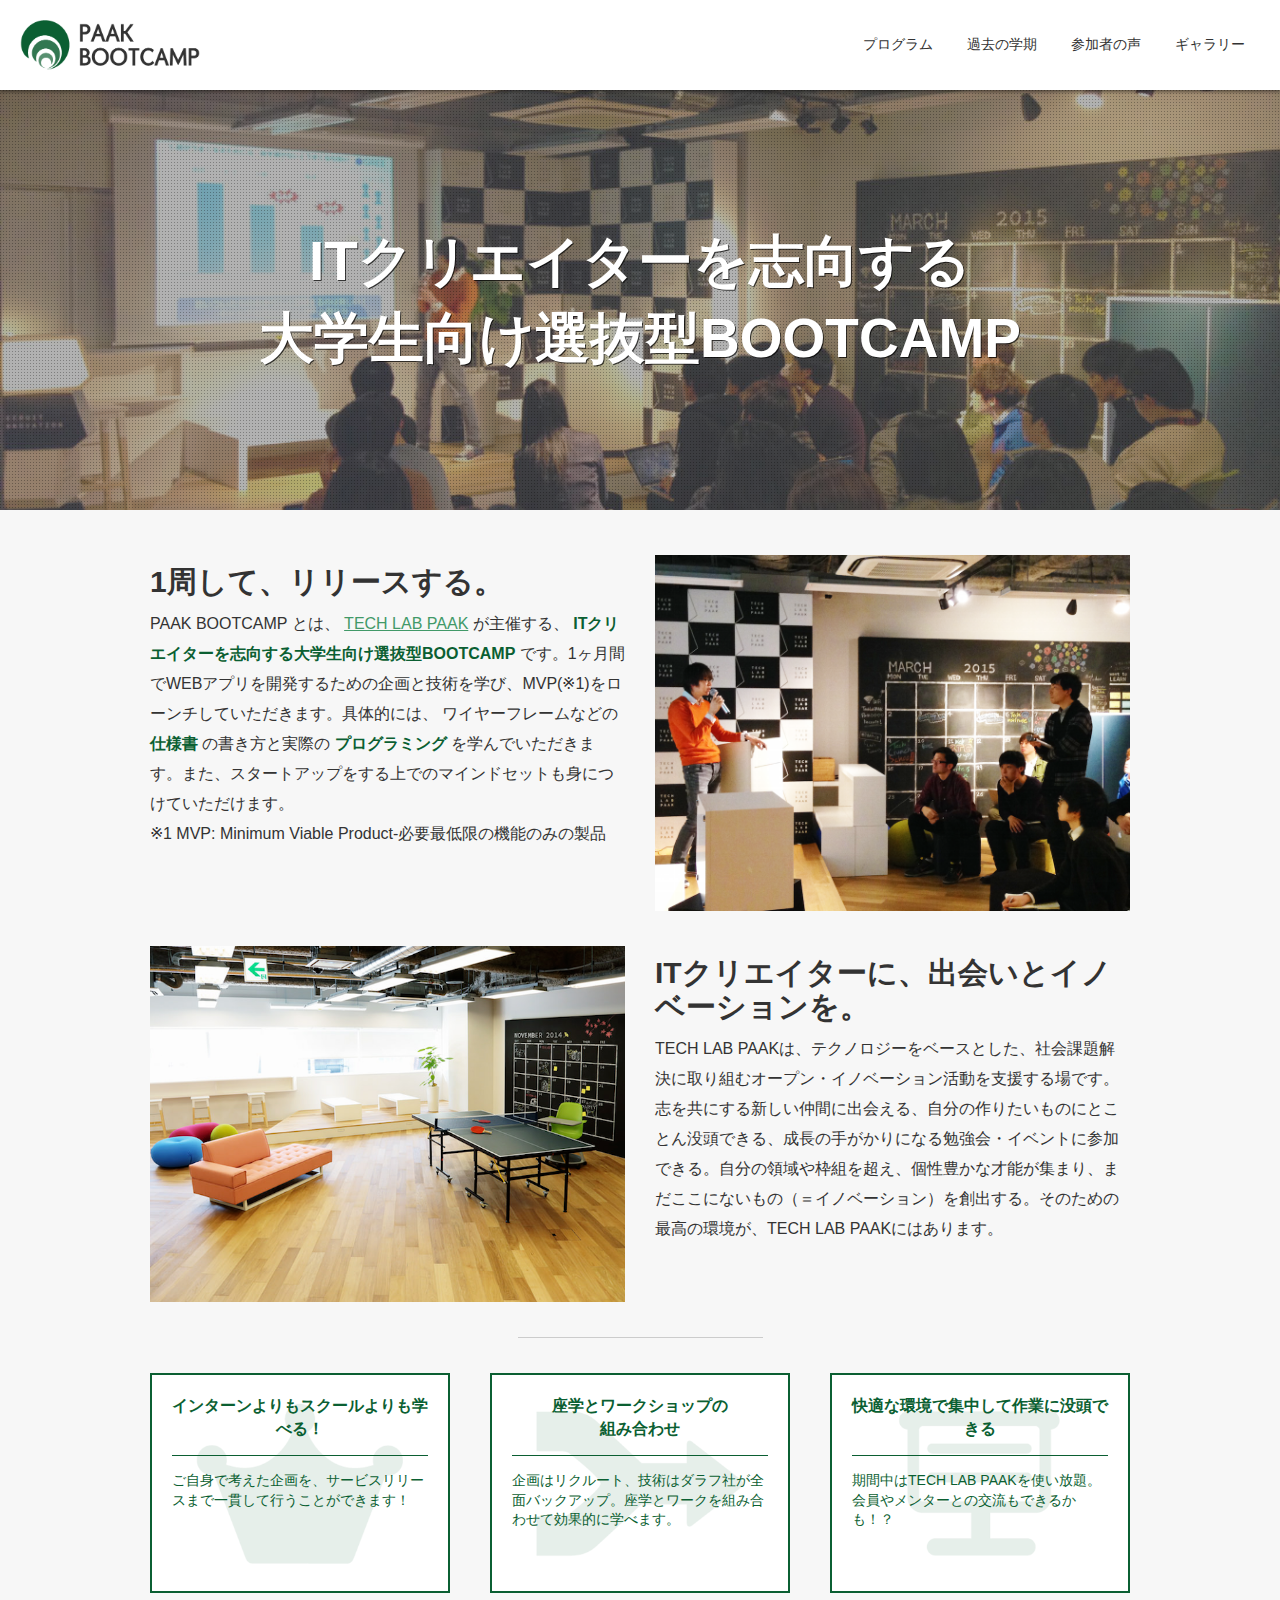
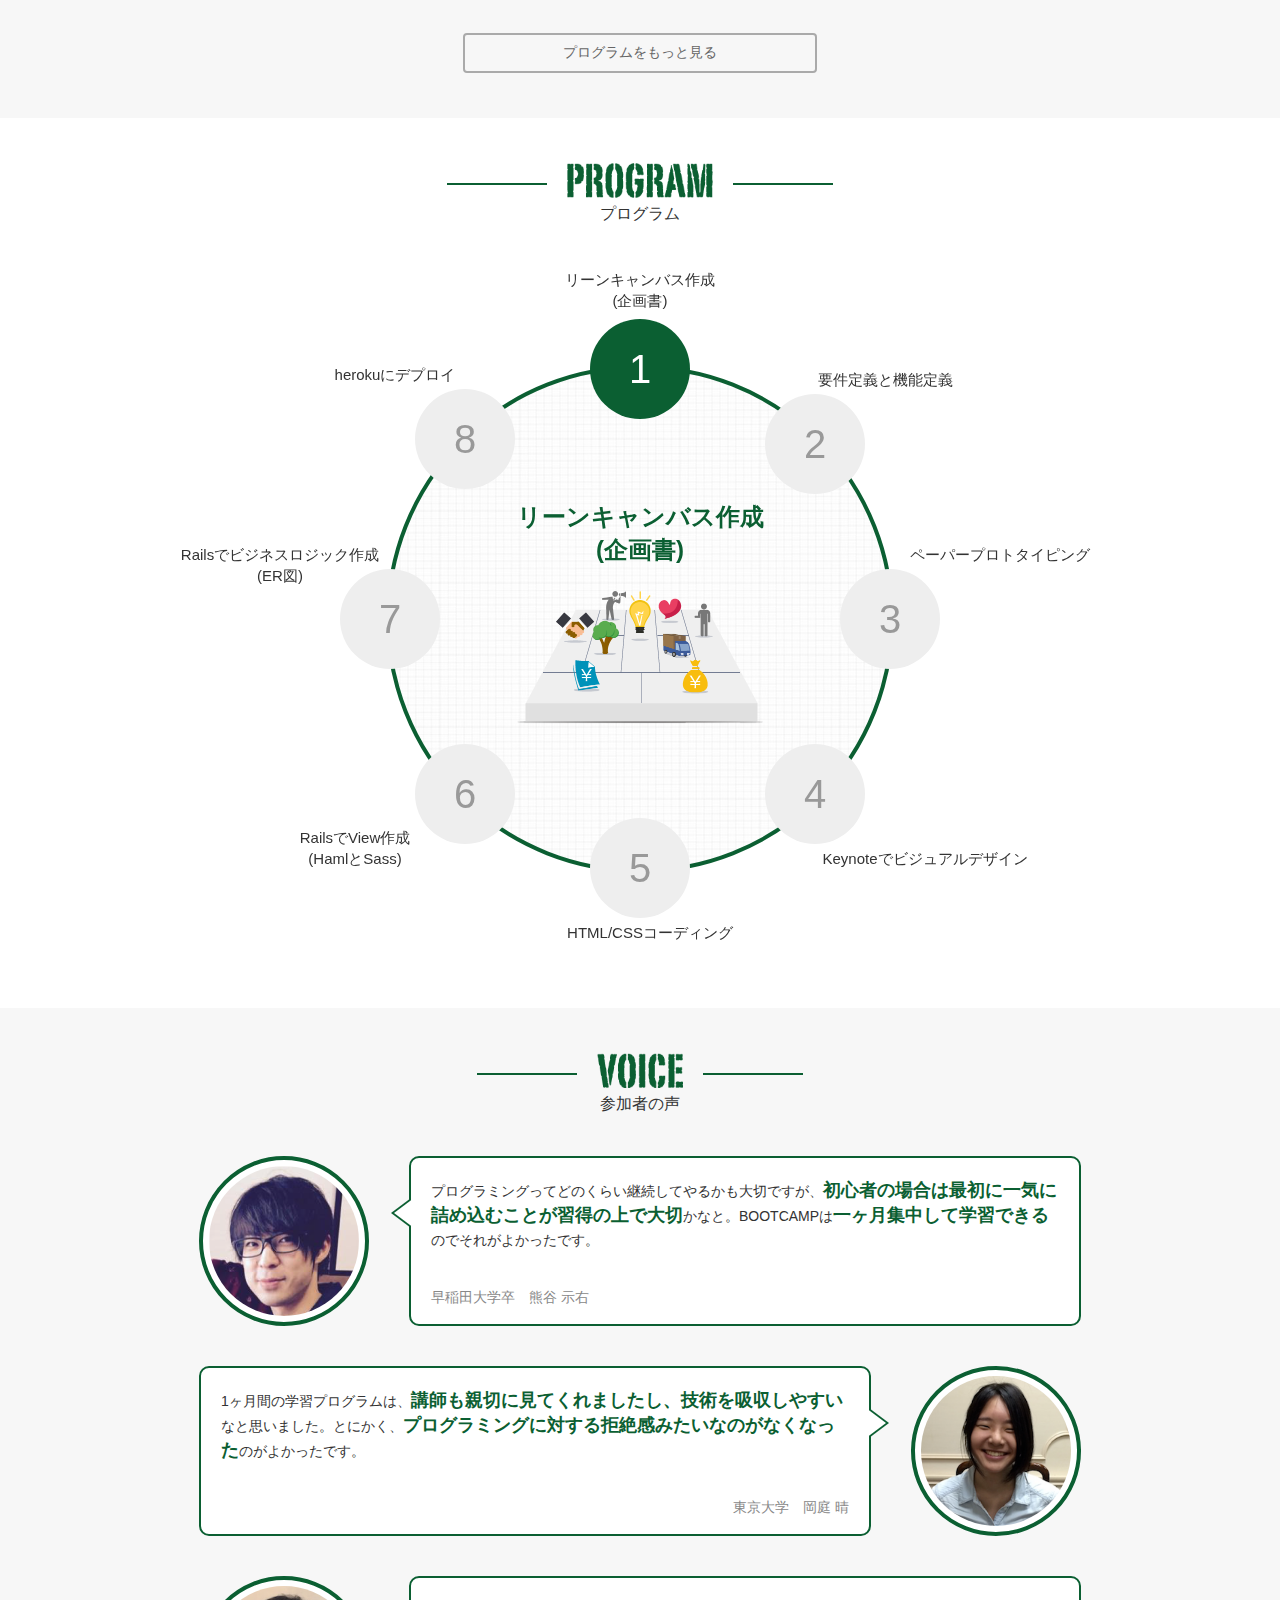
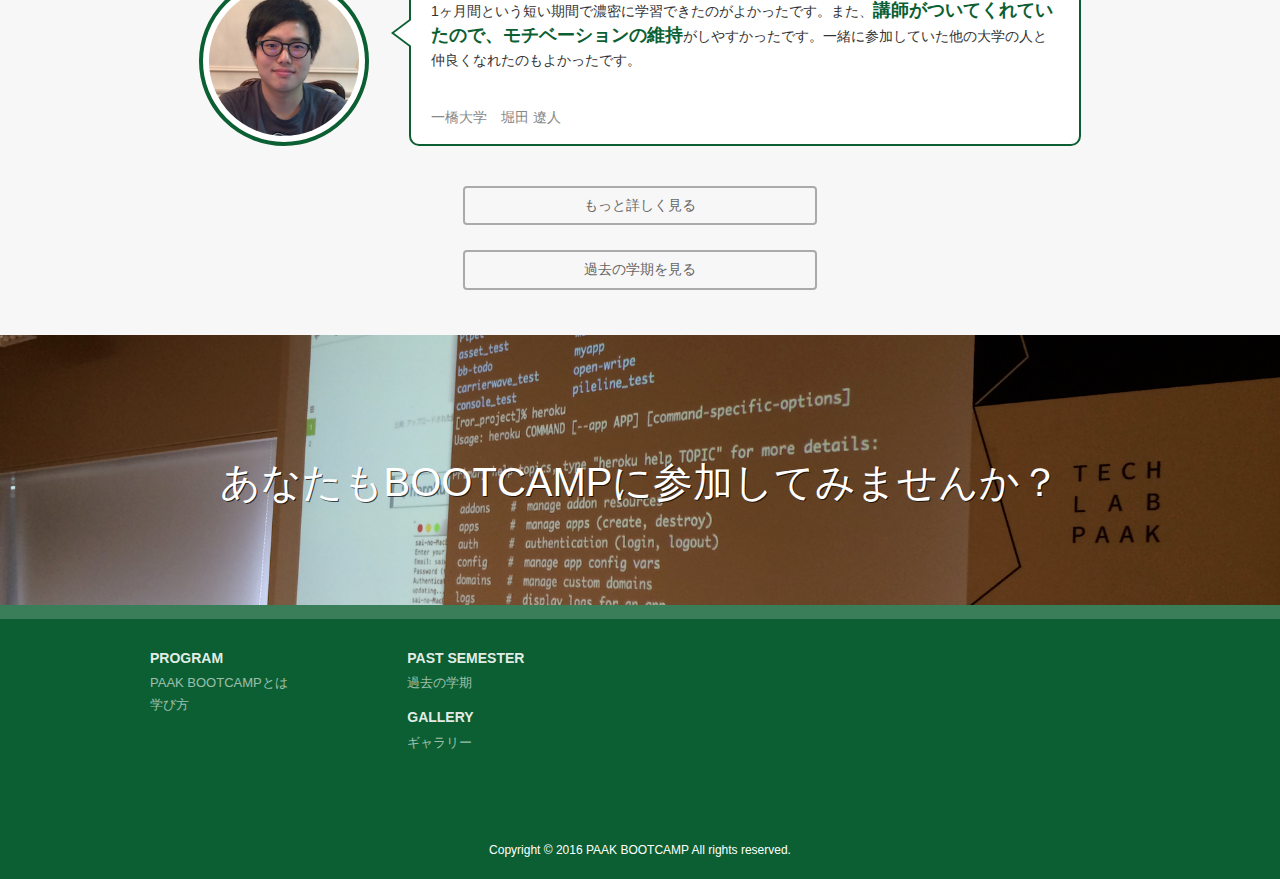
<file: index.html>
<html>
  <head>
    <title>PAAK BOOTCAMP</title>
    <meta charset="UTF-8">
    <meta name="viewport" content="width=device-width, initial-scale=1, user-scalable=no">
    <link rel="stylesheet" type="text/css" href="css/bootstrap.css">
    <link rel="stylesheet" type="text/css" href="css/hover-min.css">
    <link rel="stylesheet" type="text/css" href="font-awesome/css/font-awesome.css">
    <link rel="stylesheet" type="text/css" href="style.css">
    <link rel="stylesheet" type="text/css" href="css/top.css">
    <script type="text/javascript" src="js/jquery-2.1.3.min.js"></script>
    <script type="text/javascript" src="js/bootstrap.min.js"></script>
    <script type="text/javascript" src="js/jquery.bxslider.min.js"></script>
    <script type="text/javascript" src="js/jquery.easing.1.3.js"></script>
  </head>
  <body id="top">
    <div id="wrapper">
      <header id="header">
        <div class="header-left table left">
          <div class="table-cell">
            <a href="index.html">
              <img src="img/logo.png">
            </a>
          </div>
        </div>
        <div class="header-right table right web">
          <div class="table-cell">
            <div class="header-right-bottom">
              <ul>
                <li><a href="program.html">プログラム</a></li>
                <li><a href="semester.html">過去の学期</a></li>
                <li><a href="voice.html">参加者の声</a></li>
                <li><a href="gallery.html">ギャラリー</a></li>
                <div class="clear"></div>
              </ul>
            </div>
          </div>
        </div>
        <nav class="header-right table right dropdown mobile">
          <div id="dheader" aria-expanded="false" aria-haspopup="true" data-toggle="dropdown" class="table">
            <i class="fa fa-reorder table-cell middle"></i>
          </div>
          <ul class="dropdown-menu" aria-labelledby="dheader" role="menu">
            <li>
              <a href="program.html">
                <div class="text">
                  プログラム
                </div>
              </a>
            </li>
            <li>
              <a href="semester.html">
                <div class="text">
                  過去の学期
                </div>
              </a>
            </li>
            <li>
              <a href="voice.html">
                <div class="text">
                  参加者の声
                </div>
              </a>
            </li>
            <li>
              <a href="gallery.html">
                <div class="text">
                  ギャラリー
                </div>
              </a>
            </li>
          </ul>
        </nav>
        <div class="clear"></div>
      </header>
      <div id="main">
        <div class="top-img table">
          <div class="top-back">
          </div>
          <div class="top-content table-cell">
            <h1>
              ITクリエイターを志向する
              <br>
              大学生向け選抜型BOOTCAMP
            </h1>
          </div>
        </div>
        <div class="main-content">
          <div class="feature">
            <div class="content">
              <div class="about">
                <div class="media">
                  <div class="media-left text">
                    <h1>1周して、リリースする。</h1>
                    PAAK BOOTCAMP とは、
                    <a href="">TECH LAB PAAK</a>
                    が主催する、
                    <span class="emphasis">ITクリエイターを志向する大学生向け選抜型BOOTCAMP</span>
                    です。1ヶ月間でWEBアプリを開発するための企画と技術を学び、MVP(※1)をローンチしていただきます。具体的には、
                    ワイヤーフレームなどの
                    <span class="emphasis">仕様書</span>
                    の書き方と実際の
                    <span class="emphasis">プログラミング</span>
                    を学んでいただきます。また、スタートアップをする上でのマインドセットも身につけていただけます。
                    <br>
                    ※1 MVP: Minimum Viable Product-必要最低限の機能のみの製品
                  </div>
                  <div class="media-body">
                    <ul class="feature-carousel">
                      <li>
                        <a href="gallery.html">
                          <img src="img/top2.png">
                        </a>
                      </li>
                      <li>
                        <a href="gallery.html">
                          <img src="img/g4.jpg">
                        </a>
                      </li>
                      <li>
                        <a href="gallery.html">
                          <img src="img/g23.jpg">
                        </a>
                      </li>
                    </ul>
                  </div>
                </div>
                <div class="media">
                  <div class="media-left">
                    <img src="img/techlabpaak2.png">
                  </div>
                  <div class="media-body text">
                    <h1>ITクリエイターに、出会いとイノベーションを。</h1>
                    TECH LAB PAAKは、テクノロジーをベースとした、社会課題解決に取り組むオープン・イノベーション活動を支援する場です。志を共にする新しい仲間に出会える、自分の作りたいものにとことん没頭できる、成長の手がかりになる勉強会・イベントに参加できる。自分の領域や枠組を超え、個性豊かな才能が集まり、まだここにないもの（＝イノベーション）を創出する。そのための最高の環境が、TECH LAB PAAKにはあります。
                  </div>
                </div>
              </div>
              <div class="border"></div>
              <div class="feature-contents">
                <div class="feature-content feature1">
                  <div class="head center">
                    インターンよりもスクールよりも学べる！
                  </div>
                  <div class="text">
                    ご自身で考えた企画を、サービスリリースまで一貫して行うことができます！
                  </div>
                </div>
                <div class="feature-content feature2">
                  <div class="head center">
                    座学とワークショップの
                    <br>
                    組み合わせ
                  </div>
                  <div class="text">
                    企画はリクルート、技術はダラフ社が全面バックアップ。座学とワークを組み合わせて効果的に学べます。
                  </div>
                </div>
                <div class="feature-content feature3">
                  <div class="head center">
                    快適な環境で集中して作業に没頭できる
                  </div>
                  <div class="text">
                    期間中はTECH LAB PAAKを使い放題。会員やメンターとの交流もできるかも！？
                  </div>
                </div>
                <div class="clear"></div>
                <a href="program.html" class="more-btn">
                  プログラムをもっと見る
                </a>
              </div>
            </div>
          </div>
          <div class="program">
            <div class="content">
              <div class="heading type1">
                <div class="inner">
                  <img src="img/program.png">
                </div>
                <div class="bottom-text">プログラム</div>
              </div>
              <div class="circle-slider">
                <div id="circle-carousel" class="carousel slide fade-effect" data-ride="carousel" data-interval="2000">
                  <!-- Indicators -->
                  <ol class="carousel-indicators">
                    <li data-target="#circle-carousel" data-slide-to="0" class="active list1 hvr-reveal">
                      <div class="text">
                        リーンキャンバス作成
                        <br>
                        (企画書)
                      </div>
                      <div class="table">
                        <div class="table-cell">
                          1
                        </div>
                      </div>
                    </li>
                    <li data-target="#circle-carousel" data-slide-to="1" class="list2 hvr-reveal">
                      <div class="text">要件定義と機能定義</div>
                      <div class="table">
                        <div class="table-cell">
                          2
                        </div>
                      </div>
                    </li>
                    <li data-target="#circle-carousel" data-slide-to="2" class="list3 hvr-reveal">
                      <div class="text">ペーパープロトタイピング</div>
                      <div class="table">
                        <div class="table-cell">
                          3
                        </div>
                      </div>
                    </li>
                    <li data-target="#circle-carousel" data-slide-to="3" class="list4 hvr-reveal">
                      <div class="text">Keynoteでビジュアルデザイン</div>
                      <div class="table">
                        <div class="table-cell">
                          4
                        </div>
                      </div>
                    </li>
                    <li data-target="#circle-carousel" data-slide-to="4" class="list5 hvr-reveal">
                      <div class="text">HTML/CSSコーディング</div>
                      <div class="table">
                        <div class="table-cell">
                          5
                        </div>
                      </div>
                    </li>
                    <li data-target="#circle-carousel" data-slide-to="5" class="list6 hvr-reveal">
                      <div class="text">RailsでView作成<br>(HamlとSass)</div>
                      <div class="table">
                        <div class="table-cell">
                          6
                        </div>
                      </div>
                    </li>
                    <li data-target="#circle-carousel" data-slide-to="6" class="list7 hvr-reveal">
                      <div class="text">Railsでビジネスロジック作成<br>(ER図)</div>
                      <div class="table">
                        <div class="table-cell">
                          7
                        </div>
                      </div>
                    </li>
                    <li data-target="#circle-carousel" data-slide-to="7" class="list8 hvr-reveal">
                      <div class="text">herokuにデプロイ</div>
                      <div class="table">
                        <div class="table-cell">
                          8
                        </div>
                      </div>
                    </li>
                  </ol>

                  <!-- Wrapper for slides -->
                  <div class="carousel-inner" role="listbox">
                    <div class="item active item1">
                      <div class="table">
                        <div class="table-cell">
                          リーンキャンバス作成
                          <br>
                          (企画書)
                          <img src="img/p1.png" width="250">
                        </div>
                      </div>
                    </div>
                    <div class="item">
                      <div class="table">
                        <div class="table-cell">
                          要件定義と機能定義
                          <img src="img/p2.png" width="250">
                        </div>
                      </div>
                    </div>
                    <div class="item">
                      <div class="table">
                        <div class="table-cell">
                          ペーパープロトタイピング
                          <img src="img/p3.png" width="250">
                        </div>
                      </div>
                    </div>
                    <div class="item">
                      <div class="table">
                        <div class="table-cell">
                          Keynoteでビジュアルデザイン
                          <img src="img/p4.png" width="250">
                        </div>
                      </div>
                    </div>
                    <div class="item">
                      <div class="table">
                        <div class="table-cell">
                          HTML/CSSコーディング
                          <img src="img/p5.png" width="250">
                        </div>
                      </div>
                    </div>
                    <div class="item">
                      <div class="table">
                        <div class="table-cell">
                          RailsでView作成
                          <br>
                          (HamlとSass)
                          <img src="img/p6.png" width="250">
                        </div>
                      </div>
                    </div>
                    <div class="item">
                      <div class="table">
                        <div class="table-cell">
                          Railsでビジネスロジック作成
                          <br>
                          (ER図)
                          <img src="img/p7.png" width="250">
                        </div>
                      </div>
                    </div>
                    <div class="item">
                      <div class="table">
                        <div class="table-cell">
                          herokuにデプロイ
                          <img src="img/p8.png" width="250">
                        </div>
                      </div>
                    </div>
                  </div>
                </div>
              </div>
            </div>
          </div>
          <div class="voice">
            <div class="content">
              <div class="heading type1">
                <div class="inner">
                  <img src="img/voice.png">
                </div>
                <div class="bottom-text">参加者の声</div>
              </div>
              <div class="voice-contents">
                <div class="voice-content">
                  <div class="media">
                    <div class="media-left">
                      <img src="img/voice3.png">
                    </div>
                    <div class="media-body">
                      <div class="comment-box">
                        プログラミングってどのくらい継続してやるかも大切ですが、<strong>初心者の場合は最初に一気に詰め込むことが習得の上で大切</strong>かなと。BOOTCAMPは<strong>一ヶ月集中して学習できる</strong>のでそれがよかったです。
                        <div class="name">早稲田大学卒　熊谷 示右</div>
                      </div>
                    </div>
                  </div>
                  <div class="media">
                    <div class="media-left">
                       <div class="comment-box">
                        1ヶ月間の学習プログラムは、<strong>講師も親切に見てくれましたし、技術を吸収しやすい</strong>なと思いました。とにかく、<strong>プログラミングに対する拒絶感みたいなのがなくなった</strong>のがよかったです。
                        <div class="name">東京大学　岡庭 晴</div>
                      </div>
                    </div>
                    <div class="media-body">
                      <img src="img/voice4.png">
                    </div>
                  </div>
                  <div class="media">
                    <div class="media-left">
                      <img src="img/voice6.png">
                    </div>
                    <div class="media-body">
                      <div class="comment-box">
                        1ヶ月間という短い期間で濃密に学習できたのがよかったです。また、<strong>講師がついてくれていたので、モチベーションの維持</strong>がしやすかったです。一緒に参加していた他の大学の人と仲良くなれたのもよかったです。
                        <div class="name">一橋大学　堀田 遼人</div>
                      </div>
                    </div>
                  </div>
                </div>
              </div>
              <a href="voice.html" class="more-btn">
                もっと詳しく見る
              </a>
              <a href="semester.html" class="more-btn semester-btn">
                過去の学期を見る
              </a>
            </div>
          </div>
        </div>
        <div class="entry-box">
          <div class="entry-back table">
            <div class="table-cell">
              <h1>あなたもBOOTCAMPに参加してみませんか？</h1>
            </div>
          </div>
        </div>
      </div>
      <div id="footer">
        <div class="content">
          <div class="footer-left left">
            <div class="table">
              <div class="footer-col table-cell">
                <ul>
                  <li class="head">PROGRAM</li>
                  <li><a href="program.html#about">PAAK BOOTCAMPとは</a></li>
                  <li><a href="program.html#learn">学び方</a></li>
                </ul>
              </div>
              <div class="footer-col table-cell">
                <ul>
                  <li class="head">PAST SEMESTER</li>
                  <li><a href="semester.html">過去の学期</a></li>
                </ul>
                <ul>
                  <li class="head">GALLERY</li>
                  <li><a href="gallery.html">ギャラリー</a></li>
                </ul>
              </div>
              <div class="clear"></div>
            </div>
          </div>
          <div class="clear"></div>
        </div>
        <div class="copyright">Copyright © 2016 PAAK BOOTCAMP All rights reserved.</div>
        <div id="page-top"><a href=""><i class="fa fa-arrow-up table-cell"></i></a></div>
        <script type="text/javascript">
          $(function() {
            var topBtn = $('#page-top');
            topBtn.hide();
            //スクロールが100に達したらボタン表示
            $(window).scroll(function () {
                if ($(this).scrollTop() > 100) {
                    topBtn.fadeIn();
                } else {
                    topBtn.fadeOut();
                }
            });
            //スクロールしてトップ
            topBtn.click(function () {
                $('body,html').animate({
                    scrollTop: 0
                }, 500);
                return false;
            });
          });
        </script>
      </div>
    </div>
  </body>
</html>
<script type="text/javascript">
  $(document).ready(function(){
    $('.feature-carousel').bxSlider({
      auto: 'true', //オート
      speed: '300', //切り替わるスピード
      pause: '3000', //待機時間
      mode: 'fade', //'horizontal', 'vertical', 'fade'
      pager: false, //ページャータイプを変更
      controls: false,
    });
    $('.top-news').bxSlider({
      auto: 'true', //オート
      mode: 'vertical', //'horizontal', 'vertical', 'fade'
      pager: false, //ページャータイプを変更
      controls: false,
      easing: 'ease-in', //jquery.easingを読み込む必要あり
      speed: 2000 //切り替わるスピード
   });
  });
</script>
</file>
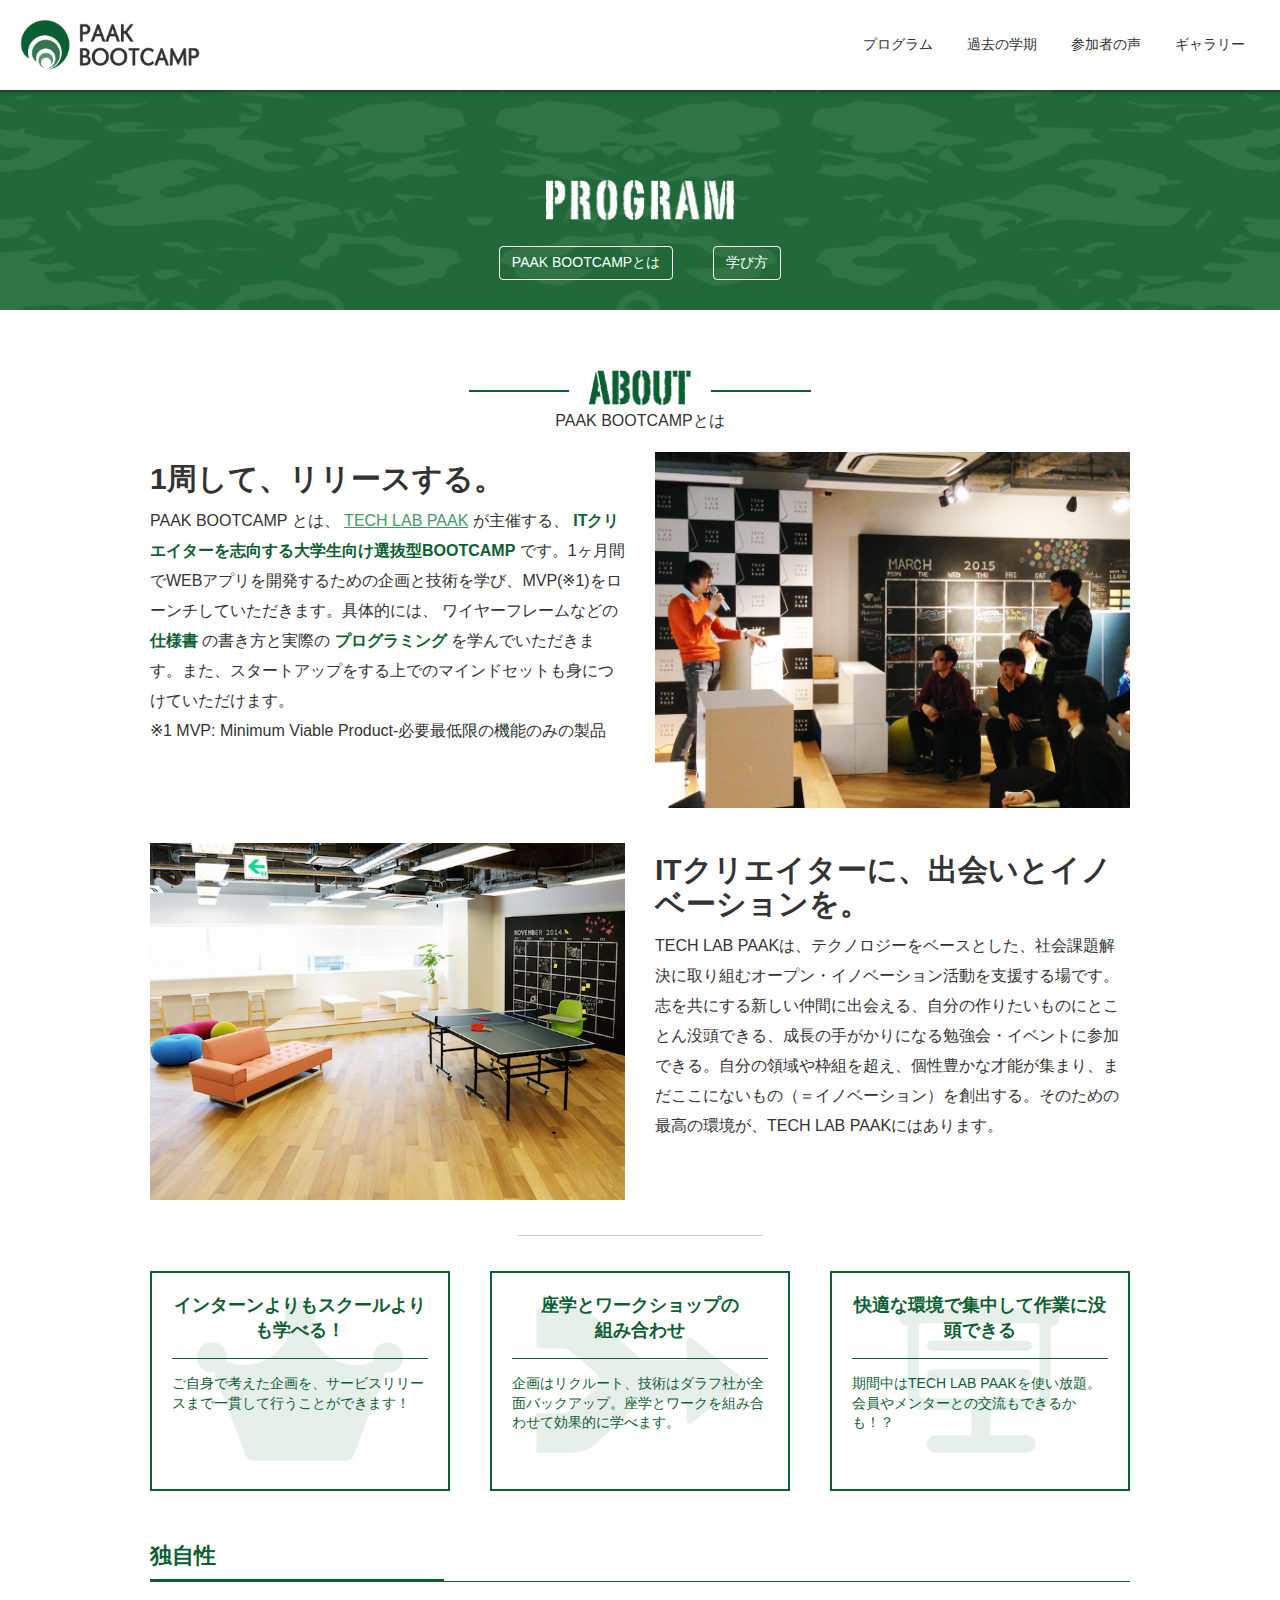
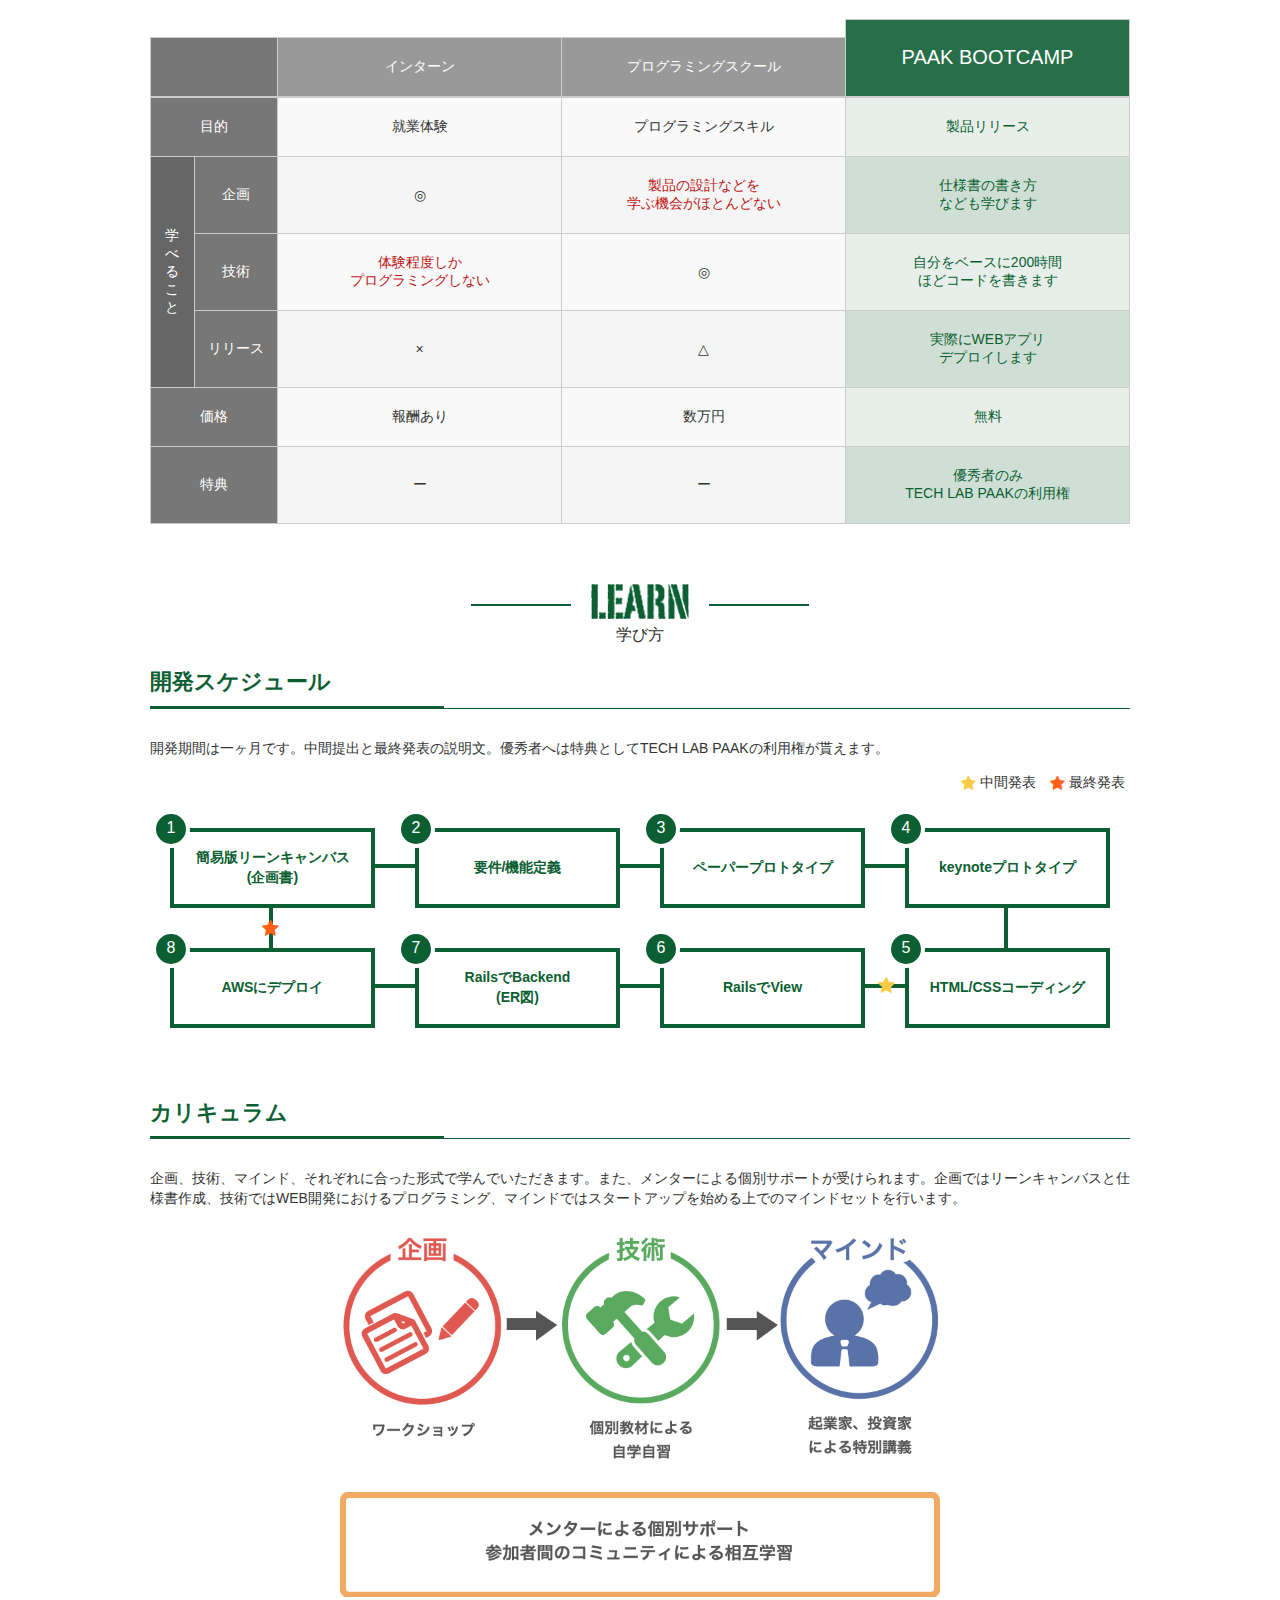
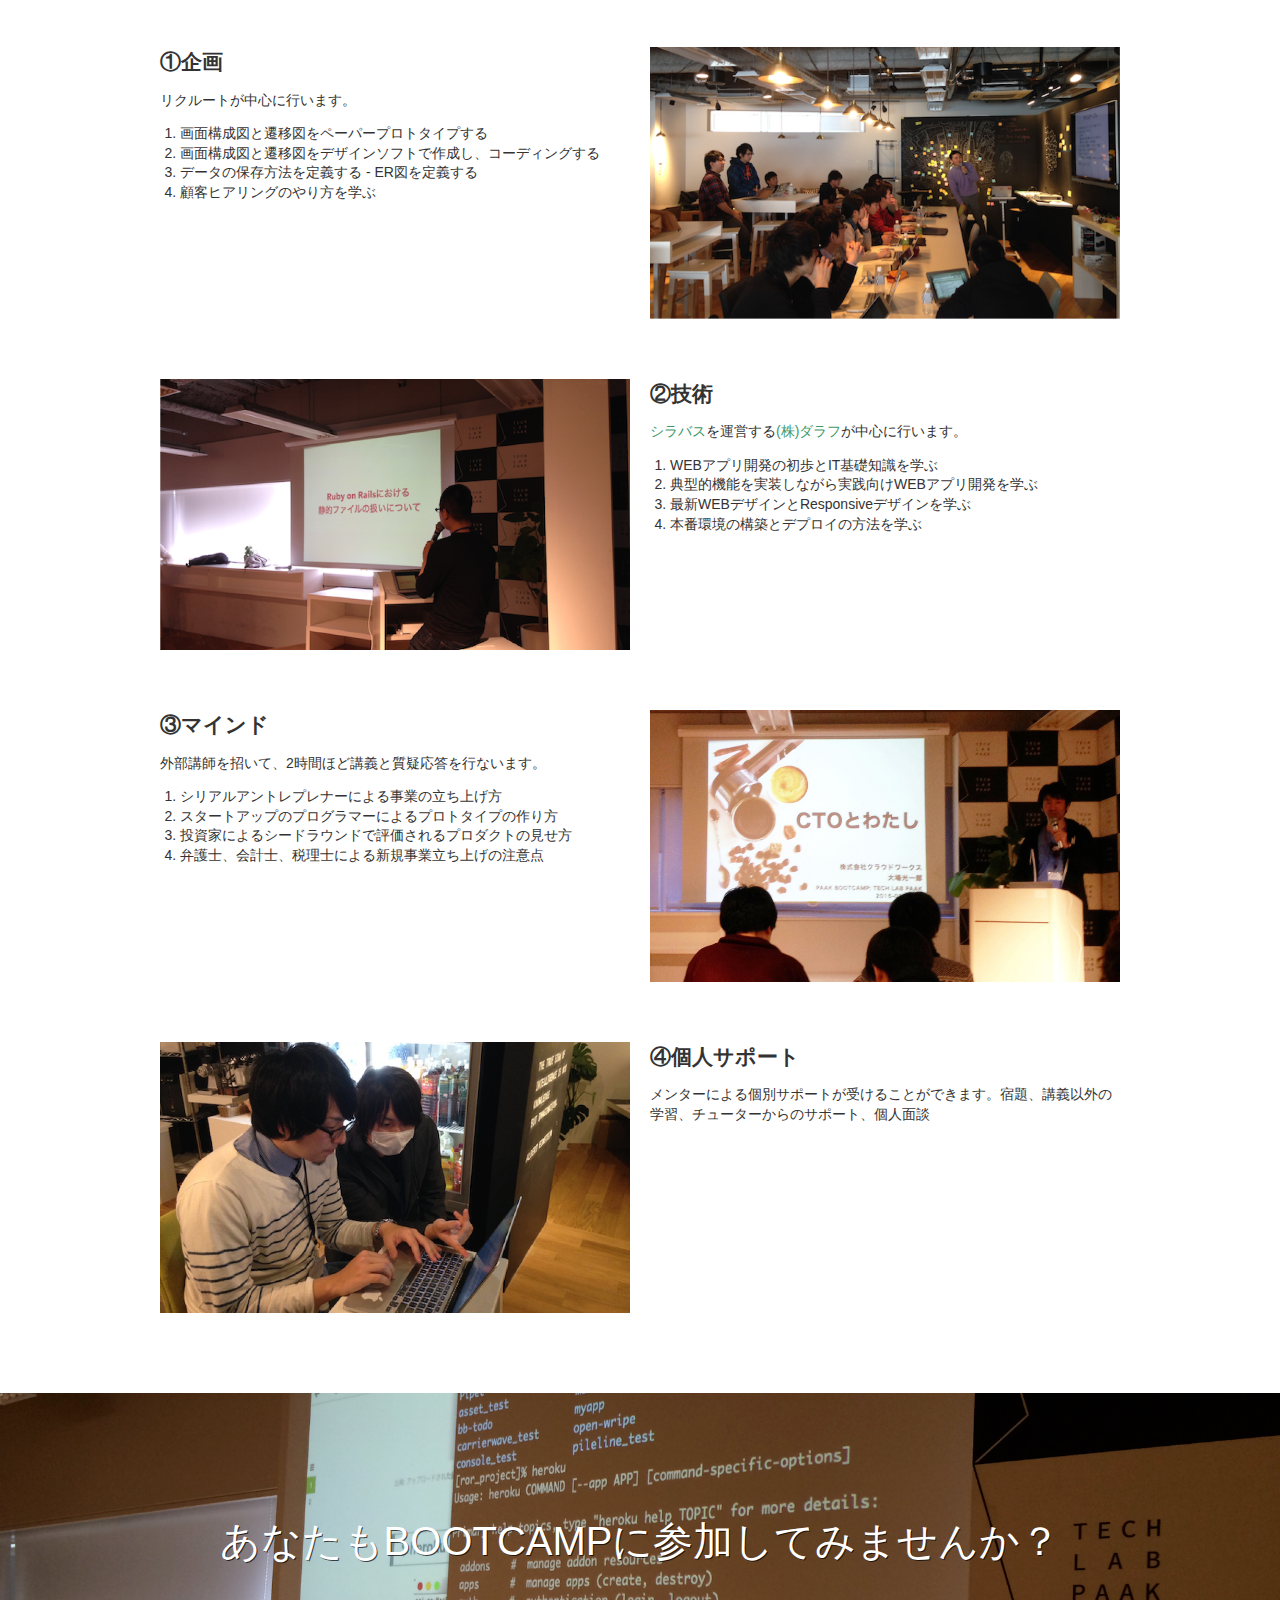
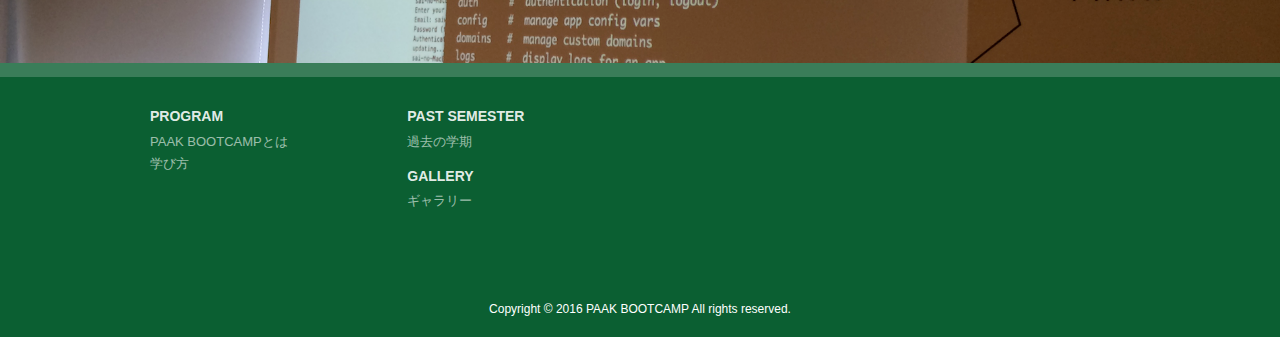
<file: program.html>
<html>
  <head>
    <title>PAAK BOOTCAMP</title>
    <meta charset="UTF-8">
    <meta name="viewport" content="width=device-width, initial-scale=1, user-scalable=no">
    <link rel="stylesheet" type="text/css" href="css/bootstrap.css">
    <link rel="stylesheet" type="text/css" href="css/hover-min.css">
    <link rel="stylesheet" type="text/css" href="font-awesome/css/font-awesome.min.css">
    <link rel="stylesheet" type="text/css" href="style.css">
    <link rel="stylesheet" type="text/css" href="css/program.css">
    <script type="text/javascript" src="js/jquery-2.1.3.min.js"></script>
    <script type="text/javascript" src="js/bootstrap.min.js"></script>
    <script type="text/javascript" src="js/jquery.bxslider.min.js"></script>
  </head>
  <body id="program">
    <div id="wrapper">
      <header id="header">
        <div class="header-left table left">
          <div class="table-cell">
            <a href="index.html">
              <img src="img/logo.png">
            </a>
          </div>
        </div>
        <div class="header-right table right web">
          <div class="table-cell">
            <div class="header-right-bottom">
              <ul>
                <li><a href="program.html">プログラム</a></li>
                <li><a href="semester.html">過去の学期</a></li>
                <li><a href="voice.html">参加者の声</a></li>
                <li><a href="gallery.html">ギャラリー</a></li>
                <div class="clear"></div>
              </ul>
            </div>
          </div>
        </div>
        <nav class="header-right table right dropdown mobile">
          <div id="dheader" aria-expanded="false" aria-haspopup="true" data-toggle="dropdown" class="table">
            <i class="fa fa-reorder table-cell middle"></i>
          </div>
          <ul class="dropdown-menu" aria-labelledby="dheader" role="menu">
            <li>
              <a href="program.html">
                <div class="text">
                  プログラム
                </div>
              </a>
            </li>
            <li>
              <a href="semester.html">
                <div class="text">
                  過去の学期
                </div>
              </a>
            </li>
            <li>
              <a href="voice.html">
                <div class="text">
                  参加者の声
                </div>
              </a>
            </li>
            <li>
              <a href="gallery.html">
                <div class="text">
                  ギャラリー
                </div>
              </a>
            </li>
          </ul>
        </nav>
        <div class="clear"></div>
      </header>
      <div id="sub-header" class="table">
        <div class="table-cell">
          <img src="img/program2.png">
          <div class="sub-header-list">
            <ul>
              <li>
                <a href="#about" class="active">PAAK BOOTCAMPとは</a>
              </li>
              <li>
                <a href="#learn">学び方</a>
              </li>
              <div class="clear"></div>
            </ul>
          </div>
        </div>
      </div>
      <div id="main">
        <div class="main-content">
          <div id="about">
            <div class="feature">
              <div class="content">
                <div class="heading type1">
                  <div class="inner">
                    <img src="img/about.png">
                  </div>
                  <div class="bottom-text">PAAK BOOTCAMPとは</div>
                </div>
                <div class="about">
                  <div class="media">
                    <div class="media-left text">
                      <h1>1周して、リリースする。</h1>
                      PAAK BOOTCAMP とは、
                      <a href="">TECH LAB PAAK</a>
                      が主催する、
                      <span class="emphasis">ITクリエイターを志向する大学生向け選抜型BOOTCAMP</span>
                      です。1ヶ月間でWEBアプリを開発するための企画と技術を学び、MVP(※1)をローンチしていただきます。具体的には、
                      ワイヤーフレームなどの
                      <span class="emphasis">仕様書</span>
                      の書き方と実際の
                      <span class="emphasis">プログラミング</span>
                      を学んでいただきます。また、スタートアップをする上でのマインドセットも身につけていただけます。
                      <br>
                      ※1 MVP: Minimum Viable Product-必要最低限の機能のみの製品
                    </div>
                    <div class="media-body">
                      <ul class="feature-carousel">
                        <li>
                          <a href="gallery.html">
                            <img src="img/top2.png">
                          </a>
                        </li>
                        <li>
                          <a href="gallery.html">
                            <img src="img/g4.jpg">
                          </a>
                        </li>
                        <li>
                          <a href="gallery.html">
                            <img src="img/g23.jpg">
                          </a>
                        </li>
                      </ul>
                    </div>
                  </div>
                  <div class="media">
                    <div class="media-left">
                      <img src="img/techlabpaak2.png">
                    </div>
                    <div class="media-body text">
                      <h1>ITクリエイターに、出会いとイノベーションを。</h1>
                      TECH LAB PAAKは、テクノロジーをベースとした、社会課題解決に取り組むオープン・イノベーション活動を支援する場です。志を共にする新しい仲間に出会える、自分の作りたいものにとことん没頭できる、成長の手がかりになる勉強会・イベントに参加できる。自分の領域や枠組を超え、個性豊かな才能が集まり、まだここにないもの（＝イノベーション）を創出する。そのための最高の環境が、TECH LAB PAAKにはあります。
                    </div>
                  </div>
                </div>
                <div class="border"></div>
                <div class="feature-contents">
                  <div class="feature-content feature1">
                    <div class="head center">
                      インターンよりもスクールよりも学べる！
                    </div>
                    <div class="text">
                      ご自身で考えた企画を、サービスリリースまで一貫して行うことができます！
                    </div>
                  </div>
                  <div class="feature-content feature2">
                    <div class="head center">
                      座学とワークショップの
                      <br>
                      組み合わせ
                    </div>
                    <div class="text">
                      企画はリクルート、技術はダラフ社が全面バックアップ。座学とワークを組み合わせて効果的に学べます。
                    </div>
                  </div>
                  <div class="feature-content feature3">
                    <div class="head center">
                      快適な環境で集中して作業に没頭できる
                    </div>
                    <div class="text">
                      期間中はTECH LAB PAAKを使い放題。会員やメンターとの交流もできるかも！？
                    </div>
                  </div>
                  <div class="clear"></div>
                </div>
              </div>
            </div>
            <div class="differnce">
              <div class="content">
                <div class="heading type2">
                  独自性
                </div>
                <div class="schedule-table">
                  <table>
                    <tr>
                      <th colspan="2" class="th-k k0"></th>
                      <th class="th-k k1">インターン</th>
                      <th class="th-k k1">プログラミングスクール</th>
                      <th class="th-g g1">
                        <div class="text">
                          <div class="table">
                            <div class="table-cell">
                              PAAK BOOTCAMP
                            </div>
                          </div>
                        </div>
                      </th>
                    </tr>
                    <tr>
                      <th colspan="2" class="th-k k2">目的</th>
                      <td>就業体験</td>
                      <td>プログラミングスキル</td>
                      <td class="td-g">製品リリース</td>
                    </tr>
                    <tr>
                      <th rowspan="3" class="th-k k3">学べること</th>
                      <th class="th-k k4">企画</th>
                      <td>◎</td>
                      <td class="red">
                        製品の設計などを
                        <br>
                        学ぶ機会がほとんどない
                      </td>
                      <td class="td-g">
                        仕様書の書き方
                        <br>
                        なども学びます
                      </td>
                    </tr>
                    <tr>
                      <th class="th-k k4">技術</th>
                      <td class="red">
                        体験程度しか
                        <br>
                        プログラミングしない
                      </td>
                      <td>◎</td>
                      <td class="td-g">
                        自分をベースに200時間
                        <br>
                        ほどコードを書きます
                      </td>
                    </tr>
                    <tr>
                      <th class="th-k k4">リリース</th>
                      <td>×</td>
                      <td>△</td>
                      <td class="td-g">
                        実際にWEBアプリ
                        <br>
                        デプロイします
                      </td>
                    </tr>
                    <tr>
                      <th colspan="2" class="th-k k2">価格</th>
                      <td>報酬あり</td>
                      <td>数万円</td>
                      <td class="td-g">無料</td>
                    </tr>
                    <tr>
                      <th colspan="2" class="th-k k2">特典</th>
                      <td>ー</td>
                      <td>ー</td>
                      <td class="td-g">
                        優秀者のみ
                        <br>
                        TECH LAB PAAKの利用権
                      </td>
                    </tr>
                  </table>
                </div>
              </div>
            </div>
          </div>
          <div id="learn">
            <div class="schedule">
              <div class="content">
                <div class="heading type1">
                  <div class="inner">
                    <img src="img/learn.png">
                  </div>
                  <div class="bottom-text">学び方</div>
                </div>
                <div class="heading type2">
                  開発スケジュール
                </div>
                <p>開発期間は一ヶ月です。中間提出と最終発表の説明文。優秀者へは特典としてTECH LAB PAAKの利用権が貰えます。</p>
                <div class="schedule-contents">
                  <div class="star-ex">
                    <div class="ex center inline-block middle">
                      <i class="fa fa-star inline-block middle"></i>
                      <div class="inline-block middle">
                        中間発表
                      </div>
                    </div>
                    <div class="ex last inline-block middle">
                      <i class="fa fa-star inline-block middle"></i>
                      <div class="inline-block middle">
                        最終発表
                      </div>
                    </div>
                  </div>
                  <div class="clear"></div>
                  <div class="schedule-content">
                    <div class="schedule-box table border-right border-bottom">
                      <div class="table-cell">
                        簡易版リーンキャンバス
                        <br>
                        (企画書)
                      </div>
                      <div class="num table">
                        <div class="table-cell">
                          1
                        </div>
                      </div>
                    </div>
                  </div>
                  <div class="schedule-content">
                    <div class="schedule-box table border-right">
                      <div class="table-cell">
                        要件/機能定義
                      </div>
                      <div class="num table">
                        <div class="table-cell">
                          2
                        </div>
                      </div>
                    </div>
                  </div>
                  <div class="schedule-content">
                    <div class="schedule-box table border-right">
                      <div class="table-cell">
                        ペーパープロトタイプ
                      </div>
                      <div class="num table">
                        <div class="table-cell">
                          3
                        </div>
                      </div>
                    </div>
                  </div>
                  <div class="schedule-content">
                    <div class="schedule-box table border-bottom">
                      <div class="table-cell">
                        keynoteプロトタイプ
                      </div>
                      <div class="num table">
                        <div class="table-cell">
                          4
                        </div>
                      </div>
                    </div>
                  </div>
                  <div class="clear"></div>
                  <div class="schedule-content">
                    <div class="schedule-box table border-right">
                      <div class="table-cell">
                        AWSにデプロイ
                      </div>
                      <div class="num table">
                        <div class="table-cell">
                          8
                        </div>
                      </div>
                      <div class="star last">
                        <i class="fa fa-star"></i>
                      </div>
                    </div>
                  </div>
                  <div class="schedule-content">
                    <div class="schedule-box table border-right">
                      <div class="table-cell">
                        RailsでBackend
                        <br>
                        (ER図)
                      </div>
                      <div class="num table">
                        <div class="table-cell">
                          7
                        </div>
                      </div>
                    </div>
                  </div>
                  <div class="schedule-content">
                    <div class="schedule-box table border-right">
                      <div class="table-cell">
                        RailsでView
                      </div>
                      <div class="num table">
                        <div class="table-cell">
                          6
                        </div>
                      </div>
                    </div>
                  </div>
                  <div class="schedule-content">
                    <div class="schedule-box table">
                      <div class="table-cell">
                        HTML/CSSコーディング
                      </div>
                      <div class="num table">
                        <div class="table-cell">
                          5
                        </div>
                      </div>
                      <div class="star center">
                        <i class="fa fa-star"></i>
                      </div>
                    </div>
                  </div>
                  <div class="clear"></div>
                </div>
              </div>
            </div>
            <div class="schedule mobile">
              <div class="content">
                <div class="schedule-contents">
                  <div class="schedule-content">
                    <div class="schedule-box table border-bottom">
                      <div class="table-cell">
                        簡易版リーンキャンバス
                        <br>
                        (企画書)
                      </div>
                      <div class="num table">
                        <div class="table-cell">
                          1
                        </div>
                      </div>
                    </div>
                  </div>
                  <div class="schedule-content">
                    <div class="schedule-box table border-bottom">
                      <div class="table-cell">
                        要件/機能定義
                      </div>
                      <div class="num table">
                        <div class="table-cell">
                          2
                        </div>
                      </div>
                    </div>
                  </div>
                  <div class="schedule-content">
                    <div class="schedule-box table border-bottom">
                      <div class="table-cell">
                        ペーパープロトタイプ
                      </div>
                      <div class="num table">
                        <div class="table-cell">
                          3
                        </div>
                      </div>
                    </div>
                  </div>
                  <div class="schedule-content">
                    <div class="schedule-box table border-bottom">
                      <div class="table-cell">
                        keynoteプロトタイプ
                      </div>
                      <div class="num table">
                        <div class="table-cell">
                          4
                        </div>
                      </div>
                    </div>
                  </div>
                  <div class="schedule-content">
                    <div class="schedule-box table border-bottom">
                      <div class="table-cell">
                        HTML/CSSコーディング
                      </div>
                      <div class="num table">
                        <div class="table-cell">
                          5
                        </div>
                      </div>
                      <div class="star center">
                        <i class="fa fa-star"></i>
                      </div>
                    </div>
                  </div>
                  <div class="schedule-content">
                    <div class="schedule-box table border-bottom">
                      <div class="table-cell">
                        RailsでView
                      </div>
                      <div class="num table">
                        <div class="table-cell">
                          6
                        </div>
                      </div>
                    </div>
                  </div>
                  <div class="schedule-content">
                    <div class="schedule-box table border-bottom">
                      <div class="table-cell">
                        RailsでBackend
                        <br>
                        (ER図)
                      </div>
                      <div class="num table">
                        <div class="table-cell">
                          7
                        </div>
                      </div>
                    </div>
                  </div>
                  <div class="schedule-content">
                    <div class="schedule-box table border-bottom">
                      <div class="table-cell">
                        AWSにデプロイ
                      </div>
                      <div class="num table">
                        <div class="table-cell">
                          8
                        </div>
                      </div>
                    </div>
                  </div>
                  <div class="schedule-content">
                    <div class="schedule-box table">
                      <div class="table-cell">
                        最終発表
                      </div>
                    </div>
                  </div>
                  <div class="clear"></div>
                </div>
              </div>
            </div>
            <div class="curriculum">
              <div class="content">
                <div class="heading type2">
                  カリキュラム
                </div>
                <p>
                  企画、技術、マインド、それぞれに合った形式で学んでいただきます。また、メンターによる個別サポートが受けられます。企画ではリーンキャンバスと仕様書作成、技術ではWEB開発におけるプログラミング、マインドではスタートアップを始める上でのマインドセットを行います。
                </p>
                <img src="img/curriculum2.png" class="curriculum-img">
                <div class="curriculum-contents">
                  <div class="curriculum-content">
                    <h2>①企画</h2>
                    <p>リクルートが中心に行います。</p>
                    <ol>
                      <li>画面構成図と遷移図をペーパープロトタイプする</li>
                      <li>画面構成図と遷移図をデザインソフトで作成し、コーディングする</li>
                      <li>データの保存方法を定義する - ER図を定義する</li>
                      <li>顧客ヒアリングのやり方を学ぶ</li>
                    </ol>
                  </div>
                  <div class="curriculum-content img">
                    <img src="img/c1.png">
                  </div>
                  <div class="clear"></div>
                  <div class="curriculum-content img">
                    <img src="img/c2.png">
                  </div>
                  <div class="curriculum-content">
                    <h2>②技術</h2>
                    <p><a href="">シラバス</a>を運営する<a href="">(株)ダラフ</a>が中心に行います。</p>
                    <ol>
                      <li>WEBアプリ開発の初歩とIT基礎知識を学ぶ</li>
                      <li>典型的機能を実装しながら実践向けWEBアプリ開発を学ぶ</li>
                      <li>最新WEBデザインとResponsiveデザインを学ぶ</li>
                      <li>本番環境の構築とデプロイの方法を学ぶ</li>
                    </ol>
                  </div>
                  <div class="clear"></div>
                  <div class="curriculum-content">
                    <h2>③マインド</h2>
                    <p>外部講師を招いて、2時間ほど講義と質疑応答を行ないます。</p>
                    <ol>
                      <li>シリアルアントレプレナーによる事業の立ち上げ方</li>
                      <li>スタートアップのプログラマーによるプロトタイプの作り方</li>
                      <li>投資家によるシードラウンドで評価されるプロダクトの見せ方</li>
                      <li>弁護士、会計士、税理士による新規事業立ち上げの注意点</li>
                    </ol>
                  </div>
                  <div class="curriculum-content img">
                    <img src="img/c3.png">
                  </div>
                  <div class="clear"></div>
                  <div class="curriculum-content img">
                    <img src="img/c4.png">
                  </div>
                  <div class="curriculum-content">
                    <h2>④個人サポート</h2>
                    <p>
                      メンターによる個別サポートが受けることができます。宿題、講義以外の学習、チューターからのサポート、個人面談
                    </p>
                  </div>
                  <div class="clear"></div>
                </div>
              </div>
            </div>
          </div>
        </div>
        <div class="entry-box">
          <div class="entry-back table">
            <div class="table-cell">
              <h1>あなたもBOOTCAMPに参加してみませんか？</h1>
            </div>
          </div>
        </div>
      </div>
      <div id="footer">
        <div class="content">
          <div class="footer-left left">
            <div class="table">
              <div class="footer-col table-cell">
                <ul>
                  <li class="head">PROGRAM</li>
                  <li><a href="program.html#about">PAAK BOOTCAMPとは</a></li>
                  <li><a href="program.html#learn">学び方</a></li>
                </ul>
              </div>
              <div class="footer-col table-cell">
                <ul>
                  <li class="head">PAST SEMESTER</li>
                  <li><a href="semester.html">過去の学期</a></li>
                </ul>
                <ul>
                  <li class="head">GALLERY</li>
                  <li><a href="gallery.html">ギャラリー</a></li>
                </ul>
              </div>
              <div class="clear"></div>
            </div>
          </div>
          <div class="clear"></div>
        </div>
        <div class="copyright">Copyright © 2016 PAAK BOOTCAMP All rights reserved.</div>
        <div id="page-top"><a href=""><i class="fa fa-arrow-up table-cell"></i></a></div>
        <script type="text/javascript">
          $(function() {
            var topBtn = $('#page-top');
            topBtn.hide();
            //スクロールが100に達したらボタン表示
            $(window).scroll(function () {
                if ($(this).scrollTop() > 100) {
                    topBtn.fadeIn();
                } else {
                    topBtn.fadeOut();
                }
            });
            //スクロールしてトップ
            topBtn.click(function () {
                $('body,html').animate({
                    scrollTop: 0
                }, 500);
                return false;
            });
          });
        </script>
      </div>
    </div>
  </body>
</html>
<script type="text/javascript">
  $(document).ready(function(){
    $('.feature-carousel').bxSlider({
      auto: 'true', //オート
      speed: '300', //切り替わるスピード
      pause: '3000', //待機時間
      mode: 'fade', //'horizontal', 'vertical', 'fade'
      pager: false, //ページャータイプを変更
      controls: false,
    });
    $('.top-news').bxSlider({
      auto: 'true', //オート
      mode: 'vertical', //'horizontal', 'vertical', 'fade'
      pager: false, //ページャータイプを変更
      controls: false,
      easing: 'ease-in', //jquery.easingを読み込む必要あり
      speed: 2000 //切り替わるスピード
   });
  });
</script>
</file>
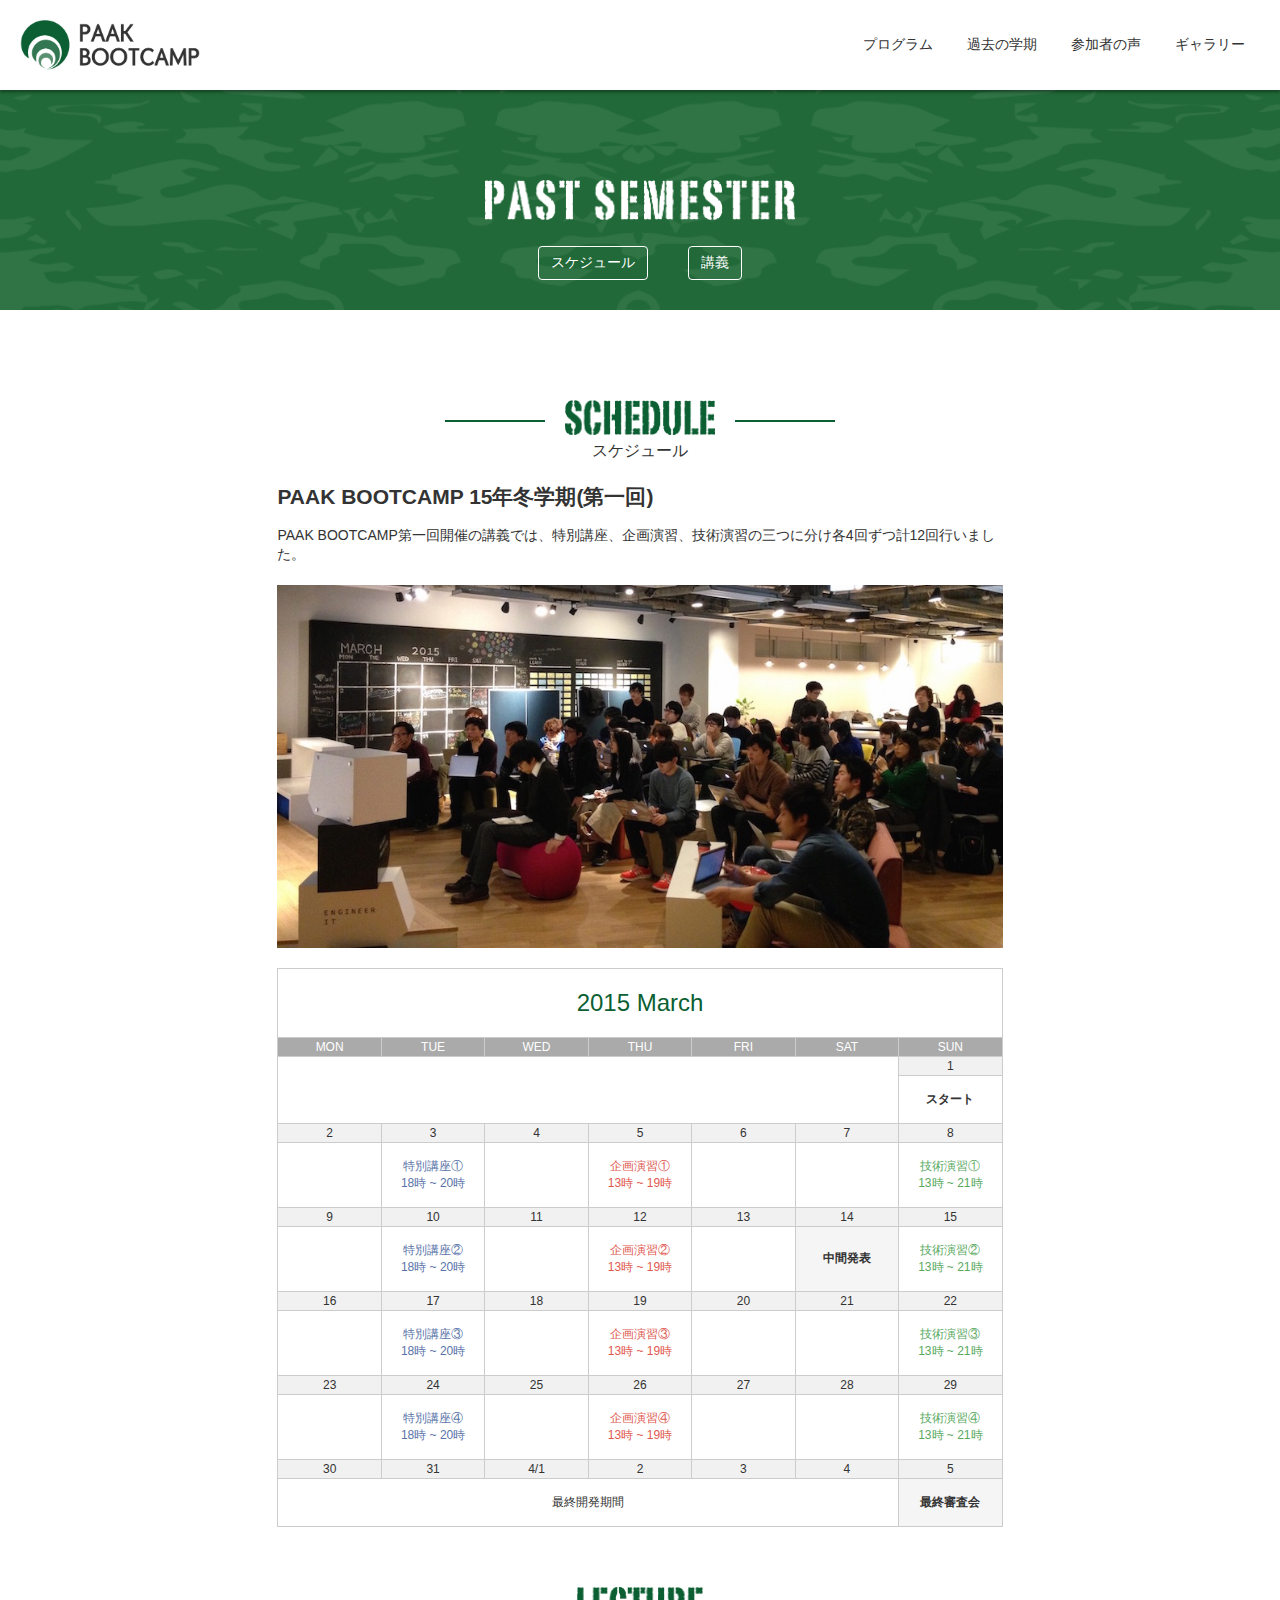
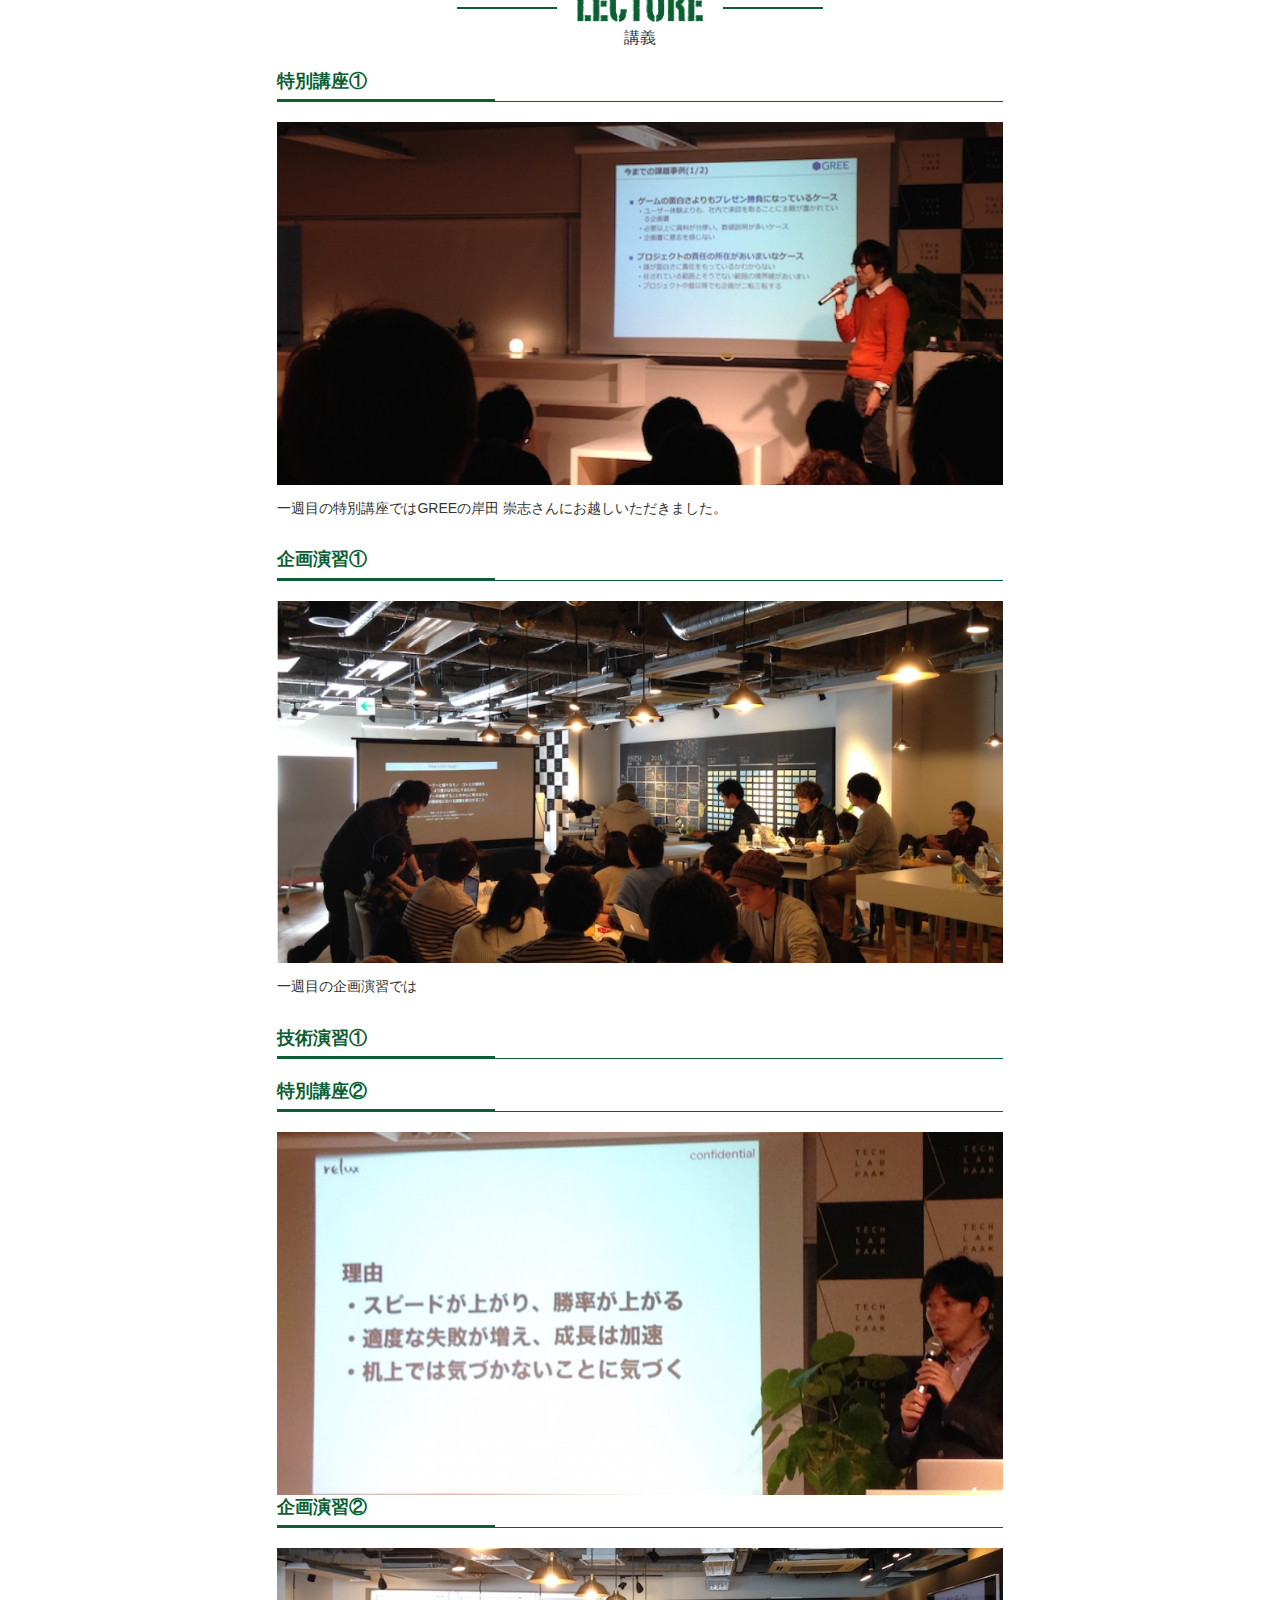
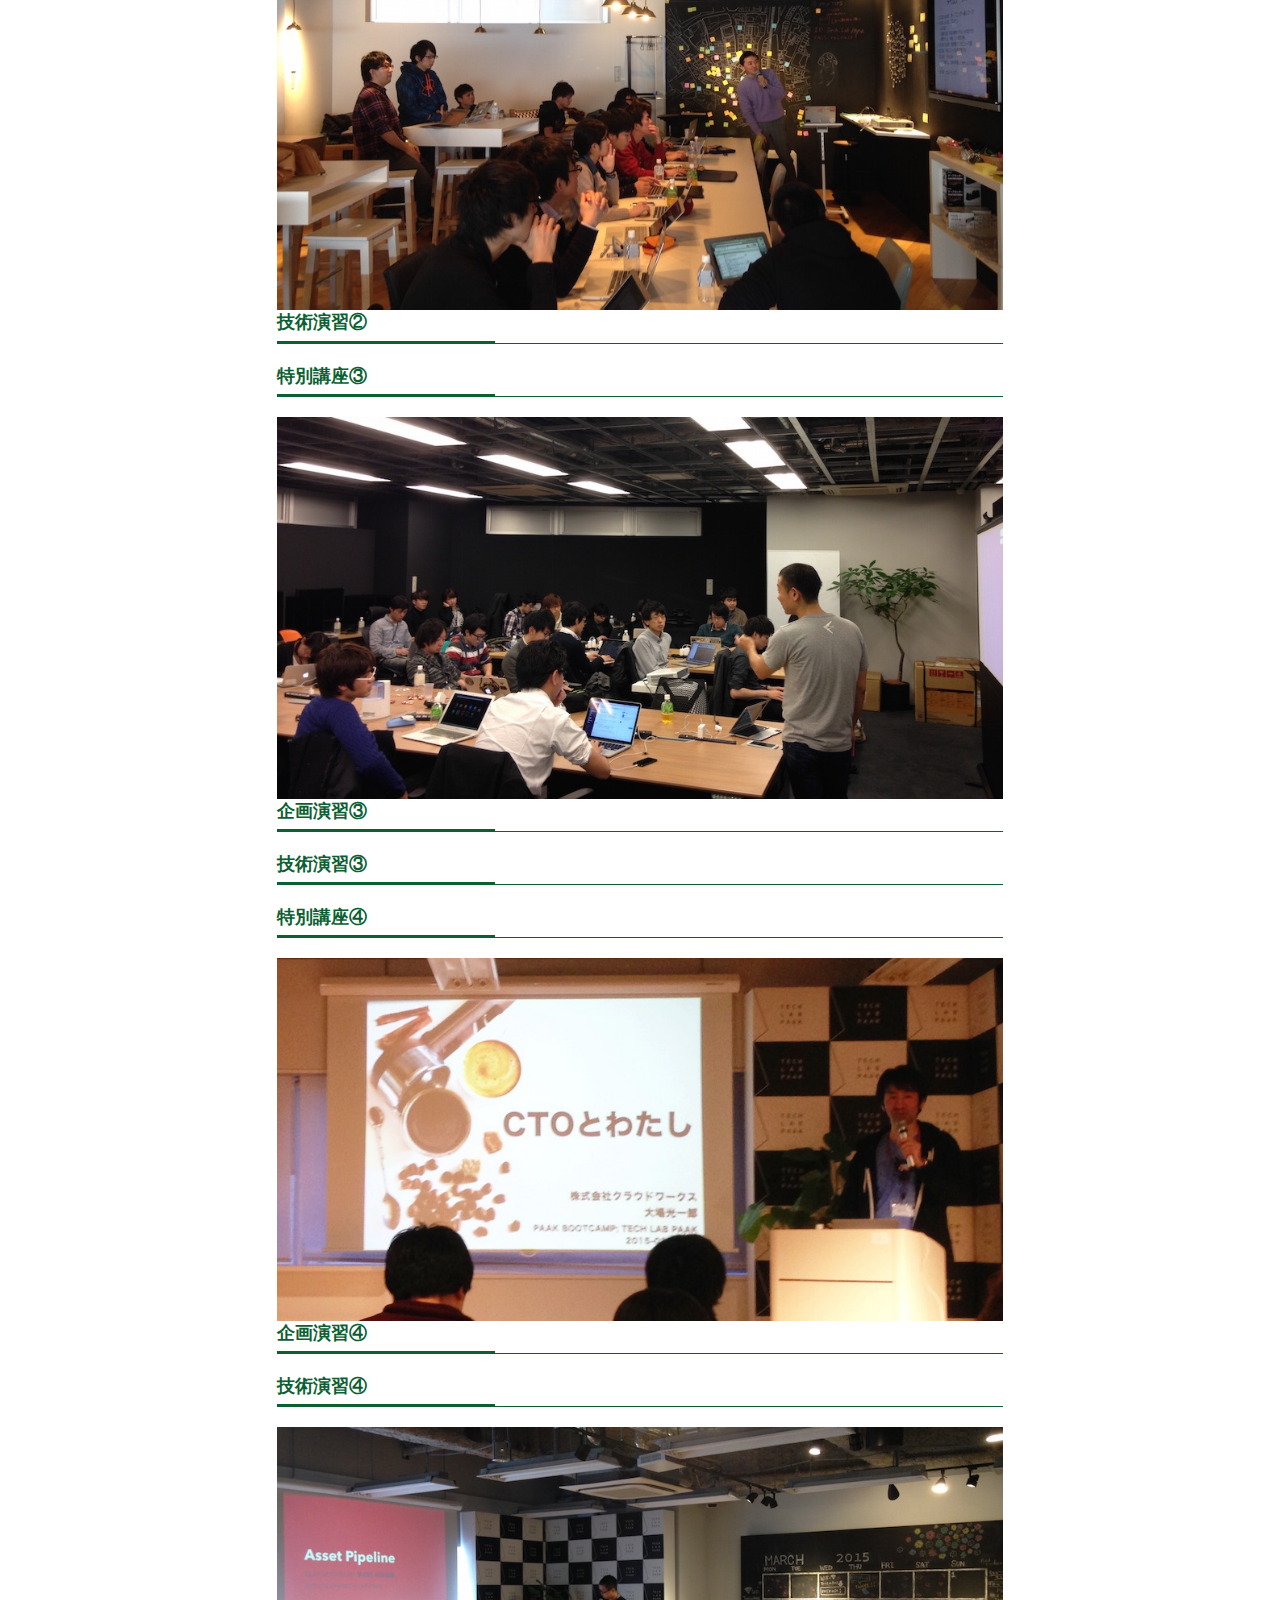
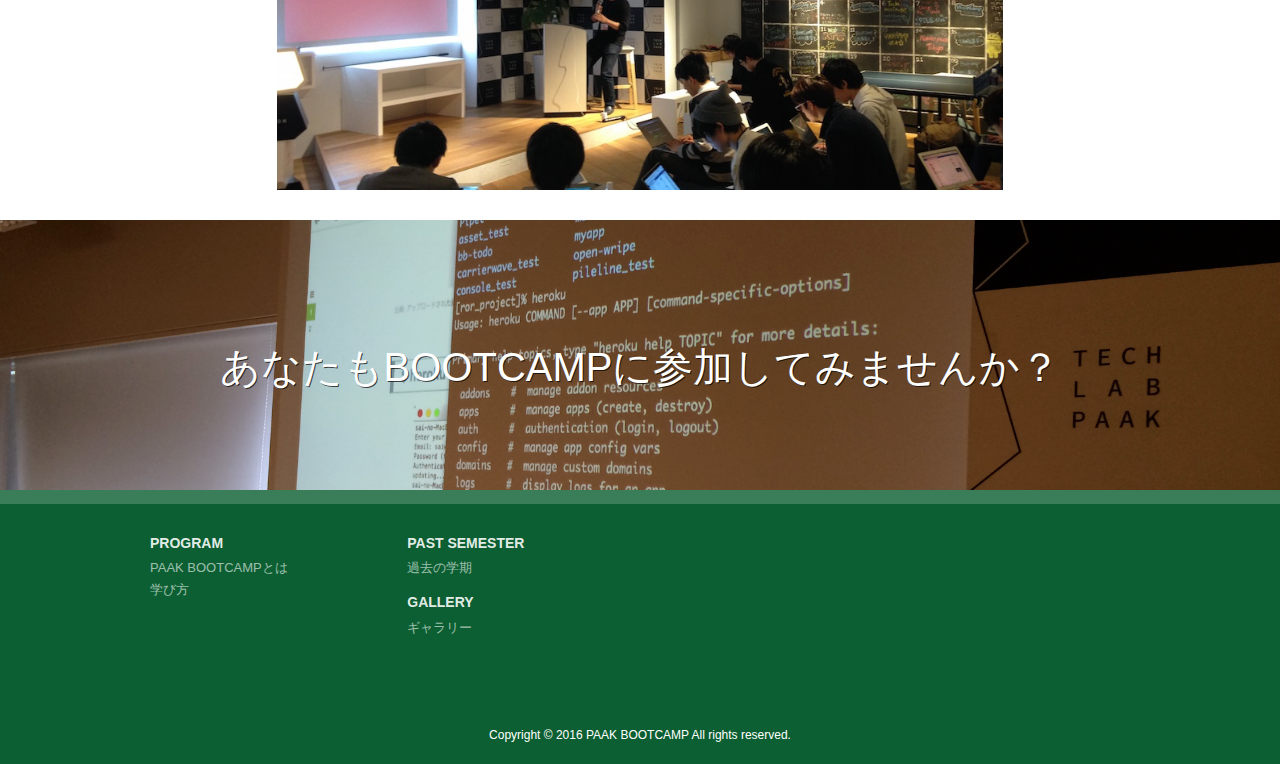
<file: semester.html>
<html>
  <head>
    <title>PAAK BOOTCAMP</title>
    <meta charset="UTF-8">
    <meta name="viewport" content="width=device-width, initial-scale=1, user-scalable=no">
    <link rel="stylesheet" type="text/css" href="css/bootstrap.css">
    <link rel="stylesheet" type="text/css" href="css/hover-min.css">
    <link rel="stylesheet" type="text/css" href="font-awesome/css/font-awesome.min.css">
    <link rel="stylesheet" type="text/css" href="style.css">
    <link rel="stylesheet" type="text/css" href="css/semester.css">
    <script type="text/javascript" src="js/jquery-2.1.3.min.js"></script>
    <script type="text/javascript" src="js/bootstrap.min.js"></script>
  </head>
  <body id="semester">
    <div id="wrapper">
      <header id="header">
        <div class="header-left table left">
          <div class="table-cell">
            <a href="index.html">
              <img src="img/logo.png">
            </a>
          </div>
        </div>
        <div class="header-right table right web">
          <div class="table-cell">
            <div class="header-right-bottom">
              <ul>
                <li><a href="program.html">プログラム</a></li>
                <li><a href="semester.html">過去の学期</a></li>
                <li><a href="voice.html">参加者の声</a></li>
                <li><a href="gallery.html">ギャラリー</a></li>
                <div class="clear"></div>
              </ul>
            </div>
          </div>
        </div>
        <nav class="header-right table right dropdown mobile">
          <div id="dheader" aria-expanded="false" aria-haspopup="true" data-toggle="dropdown" class="table">
            <i class="fa fa-reorder table-cell middle"></i>
          </div>
          <ul class="dropdown-menu" aria-labelledby="dheader" role="menu">
            <li>
              <a href="program.html">
                <div class="text">
                  プログラム
                </div>
              </a>
            </li>
            <li>
              <a href="semester.html">
                <div class="text">
                  過去の学期
                </div>
              </a>
            </li>
            <li>
              <a href="voice.html">
                <div class="text">
                  参加者の声
                </div>
              </a>
            </li>
            <li>
              <a href="gallery.html">
                <div class="text">
                  ギャラリー
                </div>
              </a>
            </li>
          </ul>
        </nav>
        <div class="clear"></div>
      </header>
      <div id="sub-header" class="table">
        <div class="table-cell">
          <img src="img/semester.png">
          <div class="sub-header-list">
            <ul>
              <li>
                <a href="#schedule" class="active">スケジュール</a>
              </li>
              <li>
                <a href="#lecture">講義</a>
              </li>
              <div class="clear"></div>
            </ul>
          </div>
        </div>
      </div>
      <div id="main">
        <div class="main-content">
          <div class="semester">
            <div class="content">
              <div class="semester-content">
                <div id="schedule">
                  <div class="heading type1">
                    <div class="inner">
                      <img src="img/schedule.png">
                    </div>
                    <div class="bottom-text">スケジュール</div>
                  </div>
                  <h2>PAAK BOOTCAMP 15年冬学期(第一回)</h2>
                  <p>PAAK BOOTCAMP第一回開催の講義では、特別講座、企画演習、技術演習の三つに分け各4回ずつ計12回行いました。</p>
                  <div class="schedule-content">
                    <img src="img/2015w/1.jpg">
                    <div class="calendar">
                      <table>
                        <tr>
                          <td colspan="7" class="head">2015 March</td>
                        </tr>
                        <tr>
                          <td class="day">MON</td>
                          <td class="day">TUE</td>
                          <td class="day">WED</td>
                          <td class="day">THU</td>
                          <td class="day">FRI</td>
                          <td class="day">SAT</td>
                          <td class="day">SUN</td>
                        </tr>
                        <tr>
                          <td colspan="6" class="blank-date"></td>
                          <td><div class="date">1</div></td>
                        </tr>
                        <tr class="plan-tr">
                          <td colspan="6" class="blank-plan"></td>
                          <td>
                            <div class="plan">スタート</div>
                          </td>
                        </tr>
                        <tr>
                          <td><div class="date">2</div></td>
                          <td><div class="date s-lecture">3</div></td>
                          <td><div class="date">4</div></td>
                          <td><div class="date p-exercises">5</div></td>
                          <td><div class="date">6</div></td>
                          <td><div class="date">7</div></td>
                          <td><div class="date t-exercises">8</div></td>
                        </tr>
                        <tr class="plan-tr">
                          <td><div class="plan"></div></td>
                          <td>
                            <div class="plan s-lecture">
                              特別講座①
                              <br>
                              18時 ~ 20時
                            </div>
                          </td>
                          <td><div class="plan"></div></td>
                          <td>
                            <div class="plan p-exercises">
                              企画演習①
                              <br>
                              13時 ~ 19時
                            </div>
                          </td>
                          <td><div class="plan"></div></td>
                          <td><div class="plan"></div></td>
                          <td>
                            <div class="plan t-exercises">
                              技術演習①
                              <br>
                              13時 ~ 21時
                            </div>
                          </td>
                        </tr>
                        <tr>
                          <td><div class="date">9</div></td>
                          <td><div class="date s-lecture">10</div></td>
                          <td><div class="date">11</div></td>
                          <td><div class="date p-exercises">12</div></td>
                          <td><div class="date">13</div></td>
                          <td><div class="date announcement">14</div></td>
                          <td><div class="date t-exercises">15</div></td>
                        </tr>
                        <tr class="plan-tr">
                          <td><div class="plan"></div></td>
                          <td>
                            <div class="plan s-lecture">
                              特別講座②
                              <br>
                              18時 ~ 20時
                            </div>
                          </td>
                          <td><div class="plan"></div></td>
                          <td>
                            <div class="plan p-exercises">
                              企画演習②
                              <br>
                              13時 ~ 19時
                            </div>
                          </td>
                          <td><div class="plan"></div></td>
                          <td class="announcement"><div class="plan">中間発表</div></td>
                          <td>
                            <div class="plan t-exercises">
                              技術演習②
                              <br>
                              13時 ~ 21時
                            </div>
                          </td>
                        </tr>
                        <tr>
                          <td><div class="date">16</div></td>
                          <td><div class="date s-lecture">17</div></td>
                          <td><div class="date">18</div></td>
                          <td><div class="date p-exercises">19</div></td>
                          <td><div class="date">20</div></td>
                          <td><div class="date">21</div></td>
                          <td><div class="date t-exercises">22</div></td>
                        </tr>
                        <tr class="plan-tr">
                          <td><div class="plan"></div></td>
                          <td>
                            <div class="plan s-lecture">
                              特別講座③
                              <br>
                              18時 ~ 20時
                            </div>
                          </td>
                          <td><div class="plan"></div></td>
                          <td>
                            <div class="plan p-exercises">
                              企画演習③
                              <br>
                              13時 ~ 19時
                            </div>
                          </td>
                          <td><div class="plan"></div></td>
                          <td><div class="plan"></div></td>
                          <td>
                            <div class="plan t-exercises">
                              技術演習③
                              <br>
                              13時 ~ 21時
                            </div>
                          </td>
                        </tr>
                        <tr>
                          <td><div class="date">23</div></td>
                          <td><div class="date s-lecture">24</div></td>
                          <td><div class="date">25</div></td>
                          <td><div class="date p-exercises">26</div></td>
                          <td><div class="date">27</div></td>
                          <td><div class="date">28</div></td>
                          <td><div class="date t-exercises">29</div></td>
                        </tr>
                        <tr class="plan-tr">
                          <td><div class="plan"></div></td>
                          <td>
                            <div class="plan s-lecture">
                              特別講座④
                              <br>
                              18時 ~ 20時
                            </div>
                          </td>
                          <td><div class="plan"></div></td>
                          <td>
                            <div class="plan p-exercises">
                              企画演習④
                              <br>
                              13時 ~ 19時
                            </div>
                          </td>
                          <td><div class="plan"></div></td>
                          <td><div class="plan"></div></td>
                          <td>
                            <div class="plan t-exercises">
                              技術演習④
                              <br>
                              13時 ~ 21時
                            </div>
                          </td>
                        </tr>
                        <tr>
                          <td><div class="date">30</div></td>
                          <td><div class="date">31</div></td>
                          <td><div class="date">4/1</div></td>
                          <td><div class="date">2</div></td>
                          <td><div class="date">3</div></td>
                          <td><div class="date">4</div></td>
                          <td><div class="date announcement">5</div></td>
                        </tr>
                        <tr class="plan-tr">
                          <td colspan="6"><div class="long-period">最終開発期間</div></td>
                          <td class="announcement">
                            <div class="plan">最終審査会</div>
                          </td>
                        </tr>
                      </table>
                    </div>
                    <div class="calendar-ex">
                      <div class="ex">3/1 <strong>スタート</strong></div>
                      <div class="ex">3/3,10,17,24 <strong>特別講座</strong></div>
                      <div class="ex">3/5,12,19,26 <strong>企画演習</strong></div>
                      <div class="ex">3/8,15,22,29 <strong>技術演習</strong></div>
                      <div class="ex">3/14 <strong>中間発表</strong></div>
                      <div class="ex">3/30~4/4 <strong>最終開発期間</strong></div>
                      <div class="ex">4/5 <strong>最終審査会</strong></div>
                    </div>
                  </div>
                </div>
                <div id="lecture">
                  <div class="heading type1">
                    <div class="inner">
                      <img src="img/lecture.png">
                    </div>
                    <div class="bottom-text">講義</div>
                  </div>
                  <div class="lecture-content">
                    <h3>特別講座①</h3>
                    <img src="img/2015w/2.jpg">
                    <p>一週目の特別講座ではGREEの岸田 崇志さんにお越しいただきました。</p>
                    <h3>企画演習①</h3>
                    <img src="img/2015w/3.jpg">
                    <p>一週目の企画演習では</p>
                    <h3>技術演習①</h3>
                    <h3>特別講座②</h3>
                    <img src="img/2015w/5.jpg">
                    <h3>企画演習②</h3>
                    <img src="img/2015w/6.jpg">
                    <h3>技術演習②</h3>
                    <h3>特別講座③</h3>
                    <img src="img/2015w/8.jpg">
                    <h3>企画演習③</h3>
                    <h3>技術演習③</h3>
                    <h3>特別講座④</h3>
                    <img src="img/2015w/11.jpg">
                    <h3>企画演習④</h3>
                    <h3>技術演習④</h3>
                    <img src="img/2015w/13.jpg">
                  </div>
                </div>
                <!-- <div id="participant">
                  <h2>参加者の作品</h2>
                  <div class="participant-content">
                    <div class="works">
                      <div class="work">
                        <h3>Sona-yell</h3>
                        <a href="http://sona-yell.xyz" class="app-img" target="_blank"><img src="img/2015w/project1.png"></a>
                        <div class="media">
                          <div class="media-left">
                            <img src="img/2015w/morita.jpg" class="user">
                            <div class="name">森田 和樹</div>
                            <div class="school">京都大学 薬学部4年</div>
                          </div>
                          <div class="media-body">
                            Sona-yellは忙しく生活するあなたに防災グッズと非常食を定期的にお届けするアプリです。
                          </div>
                        </div>
                      </div>
                      <div class="work">
                        <h3>Shares</h3>
                        <a href="http://shares-japan.com" class="app-img" target="_blank"><img src="img/2015w/project2.png"></a>
                        <div class="media">
                          <div class="media-left">
                            <img src="img/voice1.png" class="user">
                            <div class="name">熊谷 祐</div>
                            <div class="school">早稲田大学 教育学部社会科卒業</div>
                          </div>
                          <div class="media-body">
                            Sharesは物の貸し借りができるアプリです。
                          </div>
                        </div>
                      </div>
                      <div class="work">
                        <h3>Zange</h3>
                        <a href="http://zange.co/" class="app-img" target="_blank"><img src="img/2015w/project3.png"></a>
                        <div class="media">
                          <div class="media-left">
                            <img src="img/2015w/hotta.png" class="user">
                            <div class="name">掘田 寮人</div>
                            <div class="school">一橋大学 商学部商学科3年</div>
                          </div>
                          <div class="media-body">
                            Zangeは前を向くための匿名掲示板です。
                          </div>
                        </div>
                      </div>
                      <div class="work">
                        <h3>IBひろば</h3>
                        <a href="http://ibhiroba.com" class="app-img" target="_blank"><img src="img/2015w/project4.png"></a>
                        <div class="media">
                          <div class="media-left">
                            <img src="img/voice2.png" class="user">
                            <div class="name">岡庭 晴</div>
                            <div class="school">東京大学 法学部政治学科1年</div>
                          </div>
                          <div class="media-body">
                            IBひろばは、探求型の国際教育やバカロレアについての掲示板です。
                          </div>
                        </div>
                      </div>
                    </div>
                  </div>
                </div> -->
              </div>
            </div>
          </div>
        </div>
        <div class="entry-box">
          <div class="entry-back table">
            <div class="table-cell">
              <h1>あなたもBOOTCAMPに参加してみませんか？</h1>
            </div>
          </div>
        </div>
      </div>
      <div id="footer">
        <div class="content">
          <div class="footer-left left">
            <div class="table">
              <div class="footer-col table-cell">
                <ul>
                  <li class="head">PROGRAM</li>
                  <li><a href="program.html#about">PAAK BOOTCAMPとは</a></li>
                  <li><a href="program.html#learn">学び方</a></li>
                </ul>
              </div>
              <div class="footer-col table-cell">
                <ul>
                  <li class="head">PAST SEMESTER</li>
                  <li><a href="semester.html">過去の学期</a></li>
                </ul>
                <ul>
                  <li class="head">GALLERY</li>
                  <li><a href="gallery.html">ギャラリー</a></li>
                </ul>
              </div>
              <div class="clear"></div>
            </div>
          </div>
          <div class="clear"></div>
        </div>
        <div class="copyright">Copyright © 2016 PAAK BOOTCAMP All rights reserved.</div>
        <div id="page-top"><a href=""><i class="fa fa-arrow-up table-cell"></i></a></div>
        <script type="text/javascript">
          $(function() {
            var topBtn = $('#page-top');
            topBtn.hide();
            //スクロールが100に達したらボタン表示
            $(window).scroll(function () {
                if ($(this).scrollTop() > 100) {
                    topBtn.fadeIn();
                } else {
                    topBtn.fadeOut();
                }
            });
            //スクロールしてトップ
            topBtn.click(function () {
                $('body,html').animate({
                    scrollTop: 0
                }, 500);
                return false;
            });
          });
        </script>
      </div>
    </div>
  </body>
</html>
<script type="text/javascript">
  $(document).ready(function(){
    $('.feature-carousel').bxSlider({
      auto: 'true', //オート
      speed: '300', //切り替わるスピード
      pause: '3000', //待機時間
      mode: 'fade', //'horizontal', 'vertical', 'fade'
      pager: false, //ページャータイプを変更
      controls: false,
    });
    $('.top-news').bxSlider({
      auto: 'true', //オート
      mode: 'vertical', //'horizontal', 'vertical', 'fade'
      pager: false, //ページャータイプを変更
      controls: false,
      easing: 'ease-in', //jquery.easingを読み込む必要あり
      speed: 2000 //切り替わるスピード
   });
  });
</script>
</file>
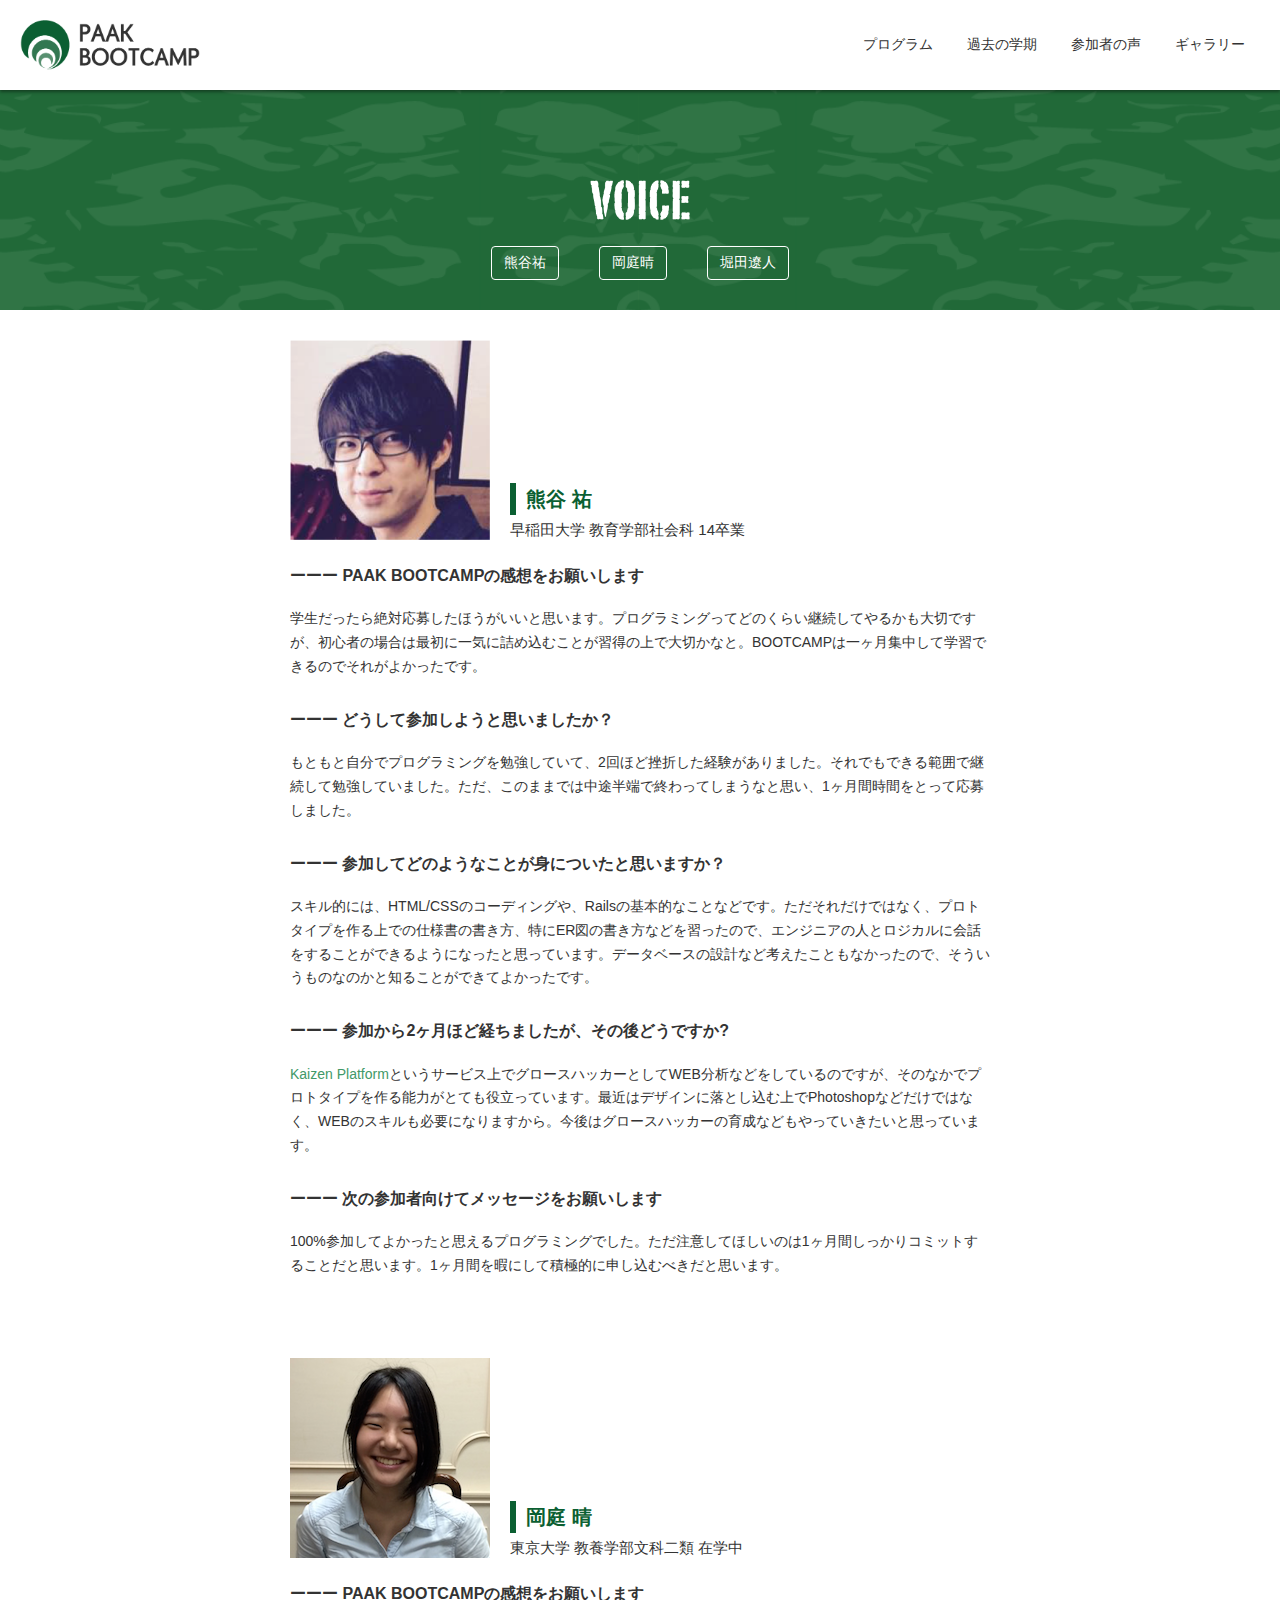
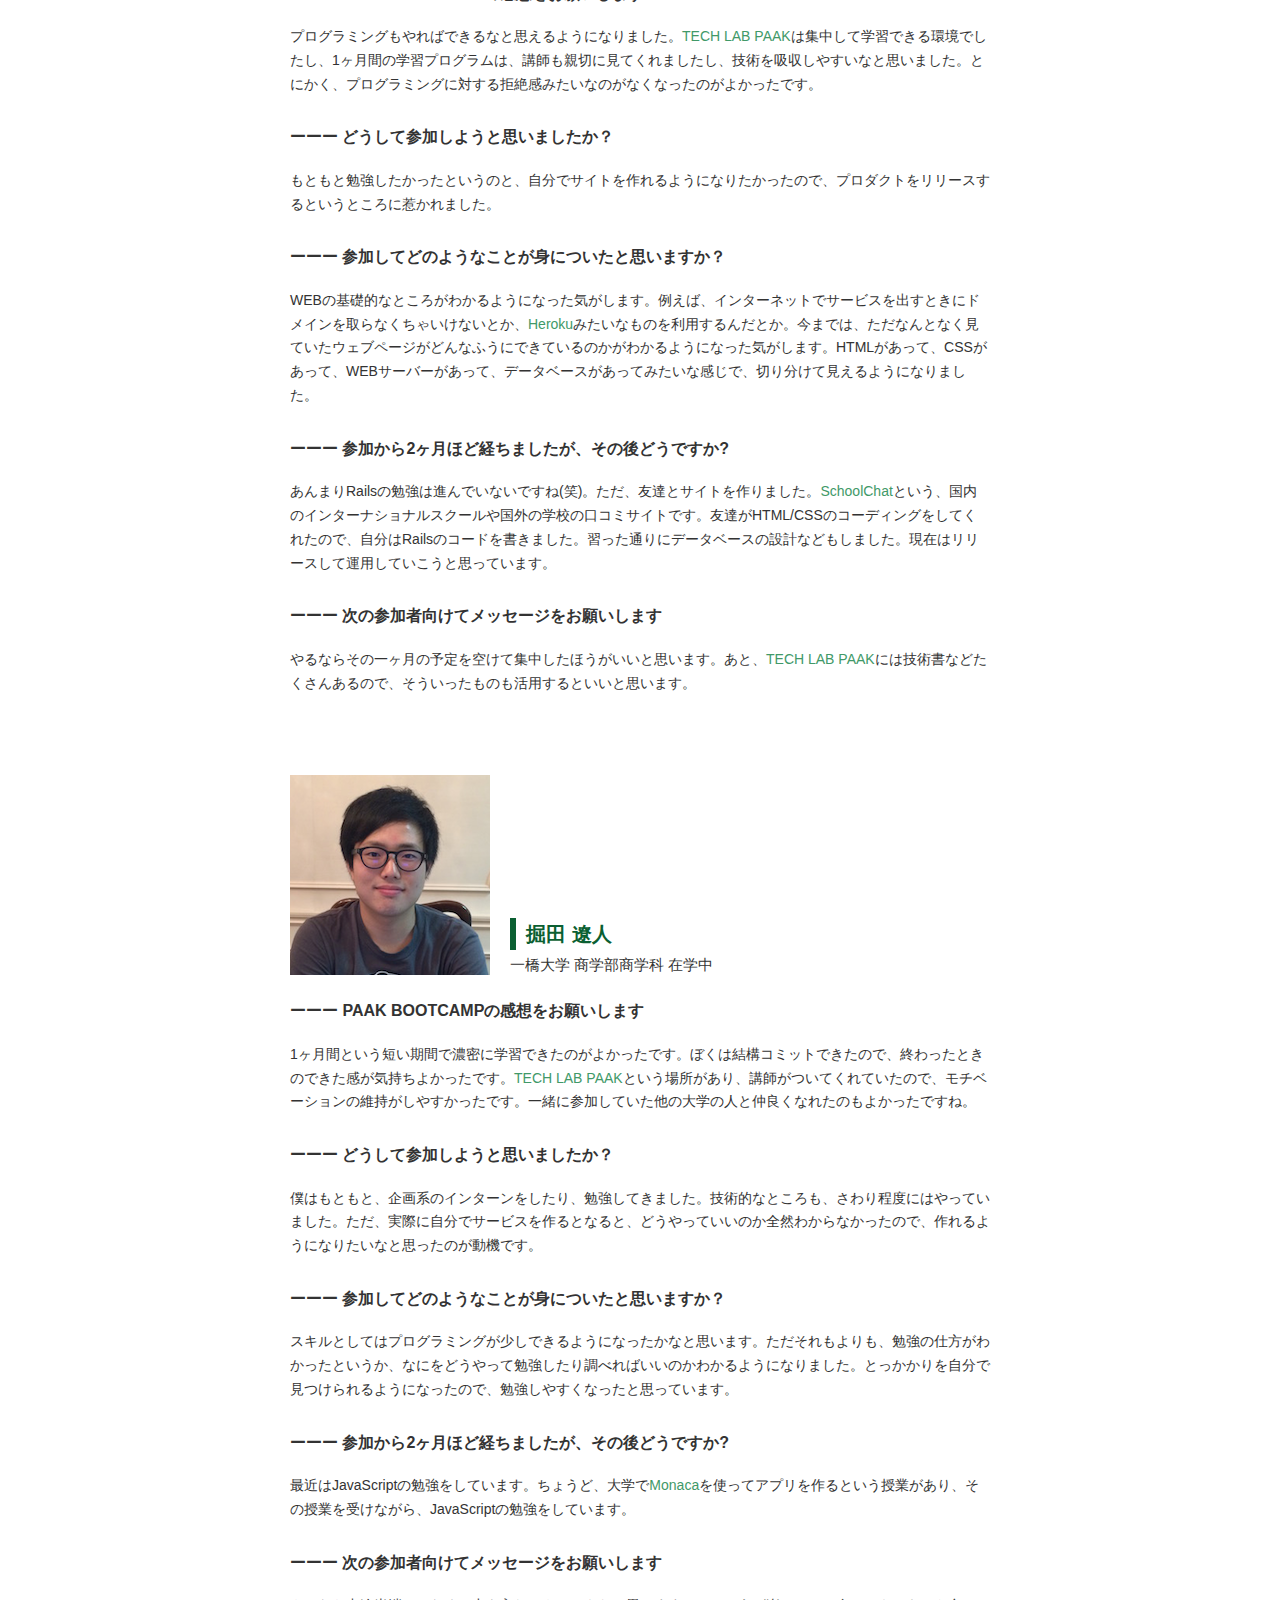
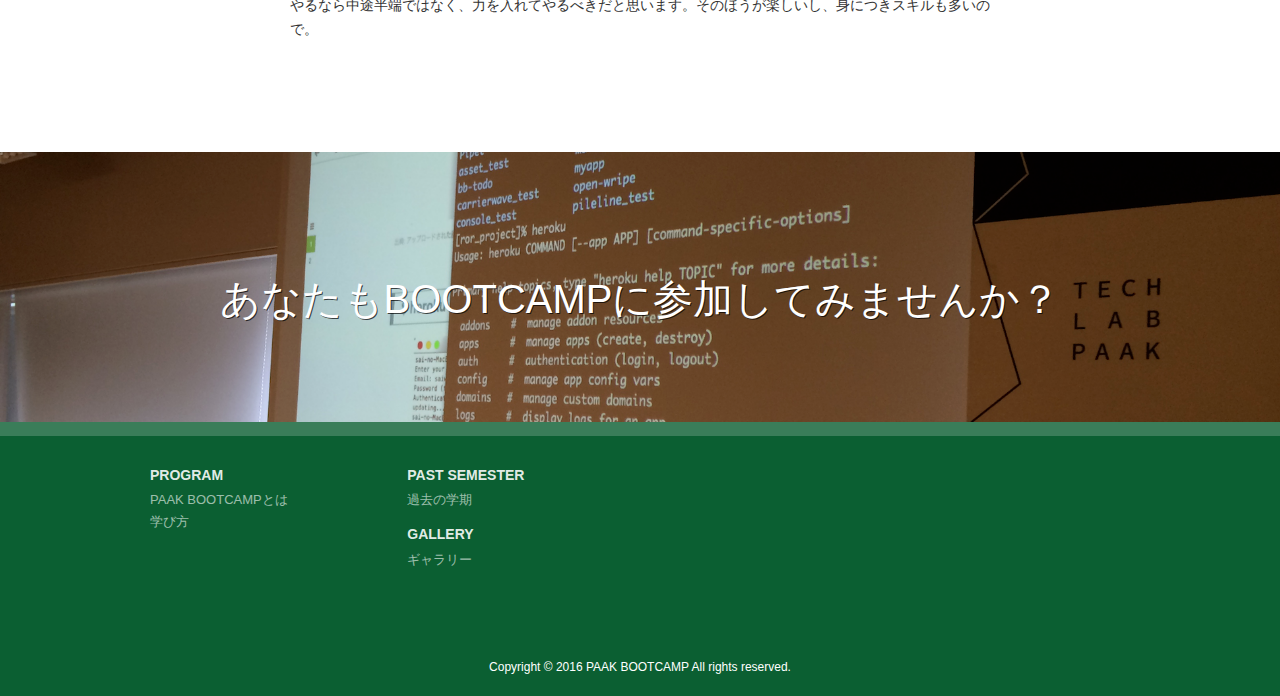
<file: voice.html>
<html>
  <head>
    <title>PAAK BOOTCAMP</title>
    <meta charset="UTF-8">
    <meta name="viewport" content="width=device-width, initial-scale=1, user-scalable=no">
    <link rel="stylesheet" type="text/css" href="css/bootstrap.css">
    <link rel="stylesheet" type="text/css" href="css/hover-min.css">
    <link rel="stylesheet" type="text/css" href="font-awesome/css/font-awesome.min.css">
    <link rel="stylesheet" type="text/css" href="style.css">
    <link rel="stylesheet" type="text/css" href="css/voice.css">
    <script type="text/javascript" src="js/jquery-2.1.3.min.js"></script>
    <script type="text/javascript" src="js/bootstrap.min.js"></script>
  </head>
  <body id="voice">
    <div id="wrapper">
      <header id="header">
        <div class="header-left table left">
          <div class="table-cell">
            <a href="index.html">
              <img src="img/logo.png">
            </a>
          </div>
        </div>
        <div class="header-right table right web">
          <div class="table-cell">
            <div class="header-right-bottom">
              <ul>
                <li><a href="program.html">プログラム</a></li>
                <li><a href="semester.html">過去の学期</a></li>
                <li><a href="voice.html">参加者の声</a></li>
                <li><a href="gallery.html">ギャラリー</a></li>
                <div class="clear"></div>
              </ul>
            </div>
          </div>
        </div>
        <nav class="header-right table right dropdown mobile">
          <div id="dheader" aria-expanded="false" aria-haspopup="true" data-toggle="dropdown" class="table">
            <i class="fa fa-reorder table-cell middle"></i>
          </div>
          <ul class="dropdown-menu" aria-labelledby="dheader" role="menu">
            <li>
              <a href="program.html">
                <div class="text">
                  プログラム
                </div>
              </a>
            </li>
            <li>
              <a href="semester.html">
                <div class="text">
                  過去の学期
                </div>
              </a>
            </li>
            <li>
              <a href="voice.html">
                <div class="text">
                  参加者の声
                </div>
              </a>
            </li>
            <li>
              <a href="gallery.html">
                <div class="text">
                  ギャラリー
                </div>
              </a>
            </li>
          </ul>
        </nav>
        <div class="clear"></div>
      </header>
      <div id="sub-header" class="table">
        <div class="table-cell">
          <img src="img/voice2.png">
          <div class="sub-header-list">
            <ul>
              <li>
                <a href="#voice1" class="active">熊谷祐</a>
              </li>
              <li>
                <a href="#voice2">岡庭晴</a>
              </li>
              <li>
                <a href="#voice3">堀田遼人</a>
              </li>
              <div class="clear"></div>
            </ul>
          </div>
        </div>
      </div>
      <div id="main">
        <div class="main-content">
          <div class="content">
            <div class="voice-content">
              <div class="voice-user media" id="voice1">
                <div class="media-left">
                  <img src="img/voice3.png">
                </div>
                <div class="media-body">
                  <div class="name">
                    熊谷 祐
                  </div>
                  <div class="career">
                    早稲田大学 教育学部社会科 14卒業
                  </div>
                </div>
              </div>
              <div class="interview">
                <div class="interview-head">ーーー PAAK BOOTCAMPの感想をお願いします</div>
                <div class="comment">
                  学生だったら絶対応募したほうがいいと思います。プログラミングってどのくらい継続してやるかも大切ですが、初心者の場合は最初に一気に詰め込むことが習得の上で大切かなと。BOOTCAMPは一ヶ月集中して学習できるのでそれがよかったです。
                </div>
                <div class="interview-head">ーーー どうして参加しようと思いましたか？</div>
                <div class="comment">
                  もともと自分でプログラミングを勉強していて、2回ほど挫折した経験がありました。それでもできる範囲で継続して勉強していました。ただ、このままでは中途半端で終わってしまうなと思い、1ヶ月間時間をとって応募しました。
                </div>
                <div class="interview-head">ーーー 参加してどのようなことが身についたと思いますか？</div>
                <div class="comment">
                  スキル的には、HTML/CSSのコーディングや、Railsの基本的なことなどです。ただそれだけではなく、プロトタイプを作る上での仕様書の書き方、特にER図の書き方などを習ったので、エンジニアの人とロジカルに会話をすることができるようになったと思っています。データベースの設計など考えたこともなかったので、そういうものなのかと知ることができてよかったです。
                </div>
                <div class="interview-head">ーーー 参加から2ヶ月ほど経ちましたが、その後どうですか?</div>
                <div class="comment">
                  <a href="https://kaizenplatform.com/ja/" target="_blank">Kaizen Platform</a>というサービス上でグロースハッカーとしてWEB分析などをしているのですが、そのなかでプロトタイプを作る能力がとても役立っています。最近はデザインに落とし込む上でPhotoshopなどだけではなく、WEBのスキルも必要になりますから。今後はグロースハッカーの育成などもやっていきたいと思っています。
                </div>
                <div class="interview-head">ーーー 次の参加者向けてメッセージをお願いします</div>
                <div class="comment">
                  100%参加してよかったと思えるプログラミングでした。ただ注意してほしいのは1ヶ月間しっかりコミットすることだと思います。1ヶ月間を暇にして積極的に申し込むべきだと思います。
                </div>
              </div>

              <div class="voice-user media" id="voice2">
                <div class="media-left">
                  <img src="img/voice4.png">
                </div>
                <div class="media-body">
                  <div class="name">
                    岡庭 晴
                  </div>
                  <div class="career">
                    東京大学 教養学部文科二類 在学中
                  </div>
                </div>
              </div>
              <div class="interview">
                <div class="interview-head">ーーー PAAK BOOTCAMPの感想をお願いします</div>
                <div class="comment">
                  プログラミングもやればできるなと思えるようになりました。<a href="http://techlabpaak.com/" target="_blank">TECH LAB PAAK</a>は集中して学習できる環境でしたし、1ヶ月間の学習プログラムは、講師も親切に見てくれましたし、技術を吸収しやすいなと思いました。とにかく、プログラミングに対する拒絶感みたいなのがなくなったのがよかったです。
                </div>
                <div class="interview-head">ーーー どうして参加しようと思いましたか？</div>
                <div class="comment">
                  もともと勉強したかったというのと、自分でサイトを作れるようになりたかったので、プロダクトをリリースするというところに惹かれました。
                </div>
                <div class="interview-head">ーーー 参加してどのようなことが身についたと思いますか？</div>
                <div class="comment">
                  WEBの基礎的なところがわかるようになった気がします。例えば、インターネットでサービスを出すときにドメインを取らなくちゃいけないとか、<a href="https://www.heroku.com/" target="_blank">Heroku</a>みたいなものを利用するんだとか。今までは、ただなんとなく見ていたウェブページがどんなふうにできているのかがわかるようになった気がします。HTMLがあって、CSSがあって、WEBサーバーがあって、データベースがあってみたいな感じで、切り分けて見えるようになりました。
                </div>
                <div class="interview-head">ーーー 参加から2ヶ月ほど経ちましたが、その後どうですか?</div>
                <div class="comment">
                  あんまりRailsの勉強は進んでいないですね(笑)。ただ、友達とサイトを作りました。<a href="http://www.schoolchat.tokyo/" target="_blank">SchoolChat</a>という、国内のインターナショナルスクールや国外の学校の口コミサイトです。友達がHTML/CSSのコーディングをしてくれたので、自分はRailsのコードを書きました。習った通りにデータベースの設計などもしました。現在はリリースして運用していこうと思っています。
                </div>
                <div class="interview-head">ーーー 次の参加者向けてメッセージをお願いします</div>
                <div class="comment">
                  やるならその一ヶ月の予定を空けて集中したほうがいいと思います。あと、<a href="http://techlabpaak.com/" target="_blank">TECH LAB PAAK</a>には技術書などたくさんあるので、そういったものも活用するといいと思います。
                </div>
              </div>

              <div class="voice-user media" id="voice3">
                <div class="media-left">
                  <img src="img/voice6.png">
                </div>
                <div class="media-body">
                  <div class="name">
                    掘田 遼人
                  </div>
                  <div class="career">
                    一橋大学 商学部商学科 在学中
                  </div>
                </div>
              </div>
              <div class="interview">
                <div class="interview-head">ーーー PAAK BOOTCAMPの感想をお願いします</div>
                <div class="comment">
                  1ヶ月間という短い期間で濃密に学習できたのがよかったです。ぼくは結構コミットできたので、終わったときのできた感が気持ちよかったです。<a href="http://techlabpaak.com/" target="_blank">TECH LAB PAAK</a>という場所があり、講師がついてくれていたので、モチベーションの維持がしやすかったです。一緒に参加していた他の大学の人と仲良くなれたのもよかったですね。
                </div>
                <div class="interview-head">ーーー どうして参加しようと思いましたか？</div>
                <div class="comment">
                  僕はもともと、企画系のインターンをしたり、勉強してきました。技術的なところも、さわり程度にはやっていました。ただ、実際に自分でサービスを作るとなると、どうやっていいのか全然わからなかったので、作れるようになりたいなと思ったのが動機です。
                </div>
                <div class="interview-head">ーーー 参加してどのようなことが身についたと思いますか？</div>
                <div class="comment">
                  スキルとしてはプログラミングが少しできるようになったかなと思います。ただそれもよりも、勉強の仕方がわかったというか、なにをどうやって勉強したり調べればいいのかわかるようになりました。とっかかりを自分で見つけられるようになったので、勉強しやすくなったと思っています。
                </div>
                <div class="interview-head">ーーー 参加から2ヶ月ほど経ちましたが、その後どうですか?</div>
                <div class="comment">
                  最近はJavaScriptの勉強をしています。ちょうど、大学で<a href="https://ja.monaca.io/" target="_blank">Monaca</a>を使ってアプリを作るという授業があり、その授業を受けながら、JavaScriptの勉強をしています。
                </div>
                <div class="interview-head">ーーー 次の参加者向けてメッセージをお願いします</div>
                <div class="comment">
                  やるなら中途半端ではなく、力を入れてやるべきだと思います。そのほうが楽しいし、身につきスキルも多いので。
                </div>
              </div>
            </div>
          </div>
        </div>
        <div class="entry-box">
          <div class="entry-back table">
            <div class="table-cell">
              <h1>あなたもBOOTCAMPに参加してみませんか？</h1>
            </div>
          </div>
        </div>
      </div>
      <div id="footer">
        <div class="content">
          <div class="footer-left left">
            <div class="table">
              <div class="footer-col table-cell">
                <ul>
                  <li class="head">PROGRAM</li>
                  <li><a href="program.html#about">PAAK BOOTCAMPとは</a></li>
                  <li><a href="program.html#learn">学び方</a></li>
                </ul>
              </div>
              <div class="footer-col table-cell">
                <ul>
                  <li class="head">PAST SEMESTER</li>
                  <li><a href="semester.html">過去の学期</a></li>
                </ul>
                <ul>
                  <li class="head">GALLERY</li>
                  <li><a href="gallery.html">ギャラリー</a></li>
                </ul>
              </div>
              <div class="clear"></div>
            </div>
          </div>
          <div class="clear"></div>
        </div>
        <div class="copyright">Copyright © 2016 PAAK BOOTCAMP All rights reserved.</div>
        <div id="page-top"><a href=""><i class="fa fa-arrow-up table-cell"></i></a></div>
        <script type="text/javascript">
          $(function() {
            var topBtn = $('#page-top');
            topBtn.hide();
            //スクロールが100に達したらボタン表示
            $(window).scroll(function () {
                if ($(this).scrollTop() > 100) {
                    topBtn.fadeIn();
                } else {
                    topBtn.fadeOut();
                }
            });
            //スクロールしてトップ
            topBtn.click(function () {
                $('body,html').animate({
                    scrollTop: 0
                }, 500);
                return false;
            });
          });
        </script>
      </div>
    </div>
  </body>
</html>
<script type="text/javascript">
  $(document).ready(function(){
    $('.feature-carousel').bxSlider({
      auto: 'true', //オート
      speed: '300', //切り替わるスピード
      pause: '3000', //待機時間
      mode: 'fade', //'horizontal', 'vertical', 'fade'
      pager: false, //ページャータイプを変更
      controls: false,
    });
    $('.top-news').bxSlider({
      auto: 'true', //オート
      mode: 'vertical', //'horizontal', 'vertical', 'fade'
      pager: false, //ページャータイプを変更
      controls: false,
      easing: 'ease-in', //jquery.easingを読み込む必要あり
      speed: 2000 //切り替わるスピード
   });
  });
</script>
</file>
<file: style.css>
html,body{
  margin: 0;
  padding: 0;
  font-size: 14px;
  font-family: arial, sans-serif;
  -webkit-font-smoothing: antialiased;
  color: #333;
  width: 100%;
  height: 100%;
  line-height: 1.4;
}
h1,h2,h3,h4,h5,h6{
  margin: 0;
  padding: 0;
}
ul, li{
  margin: 0px;
  padding: 0px;
  list-style-type: none;
}
a{
  color: #419968;
  text-decoration: none;
}
a:hover{
  color: #2f754f;
}
table{
  border-collapse: collapse;
  width: 100%;
  border: 1px solid #ccc;
}
th, td{
  border: 1px solid #ccc;
}

.left{
  float: left;
}
.right{
  float: right;
}
.clear{
  clear: both;
}
.inline-block{
  display: inline-block;
}
.middle{
  vertical-align: middle;
}
.table{
  display: table;
  width: 100%;
  height: 100%;
  text-align: center;
}
.table-cell{
  display: table-cell;
  vertical-align: middle;
}
.center{
  text-align: center;
}
.media{
  display: table;
  width: 100%;
}
.media-left, .media-body{
  display: table-cell;
  vertical-align: top;
}

#wrapper{
  min-height: 100%;
  position: relative;
}

#header{
  background-color: #fff;
  width: 100%;
  height: 90px;
  padding: 0px 20px;
  box-sizing: border-box;
  box-shadow: 0px 2px 3px rgba(0,0,0,0.4);
  position: relative;
  z-index: 9999;
}
#header .header-left{
  width: auto;
  height: 100%;
}
#header .header-left img{
  width: 180px;
}
#header .header-right{
  width: auto;
  height: 100%;
}
#header .header-right .header-right-top{
  margin-bottom: 12px;
}
#header .header-right .header-right-top li{
  display: inline-block;
  vertical-align: middle;
  color: #ccc;
  padding: 0px 15px;
  border-right: 1px solid #ddd;
}
#header .header-right .header-right-top li:last-child{
  padding-right: 0px;
  border: none;
}
#header .header-right .header-right-top li a{
  color: #888;
  font-size: 12px;
}
#header .header-right .header-right-top li a:hover{
  color: #333;
}
#header .header-right .header-right-bottom li{
  display: inline-block;
  vertical-align: middle;
  padding: 0px 15px;
}
#header .header-right .header-right-bottom li.entry{
  padding-right: 0px;
}
#header .header-right .header-right-bottom li a{
  color: #333;
}
#header .header-right .header-right-bottom li a:hover{
  color: #419968;
}
#header .header-right .header-right-bottom li a.entry-btn{
  display: block;
  border: 2px solid #0B5F32;
  padding: 4px 12px;
  border-radius: 4px;
  color: #0B5F32;
  font-weight: 600;
  -webkit-transition: all 0.5s;
  -moz-transition: all 0.5s;
  transition: all 0.5s;
}
#header .header-right .header-right-bottom li a.entry-btn:hover{
  background-color:#0B5F32;
  color: #fff;
}
#header .mobile{
  display: none;
}

#sub-header{
  height: 220px;
  background-color: #0B5F32;
  background-image: url(img/camouflage.png);
  background-size: cover;
  background-position: center;
  position: relative;
}
#sub-header img{
  height: 40px;
}
.sub-header-list{
  text-align: center;
  position: absolute;
  width: 100%;
  bottom: 30px;
}
.sub-header-list ul{
  display: inline-block;
}
.sub-header-list li{
  float: left;
  display: table;
  margin: 0px 20px;
}
.sub-header-list li a{
  display: table-cell;
  vertical-align: middle;
  color: #fff;
  border: 1px solid #fff;
  padding: 6px 12px;
  border-radius: 4px;
  -webkit-transition: all 0.5s;
  -moz-transition: all 0.5s;
  transition: all 0.5s;
}
.sub-header-list li a:hover{
  background-color: rgba(255,255,255,0.1);
}

#main{
  padding-bottom: 274px;
}

.content{
  width: 980px;
  margin: 0 auto;
}

.heading img{
  height: 35px;
  display: block;
  margin: 0 auto;
}
.heading .bottom-text{
  margin-top: 5px;
  font-size: 16px;
}
.heading .right-text{
  display: inline-block;
  vertical-align: middle;
  margin-left: 10px;
  font-size: 16px;
}
.heading.type1{
  text-align: center;
  margin: 60px 0 20px 0;
}
.heading.type1 .inner{
  display: inline-block;
  position: relative;
}
.heading.type1 .inner:before{
  content: "";
  position: absolute;
  width: 100px;
  height: 2px;
  background-color: #0B5F32;
  left: -120px;
  top: 20px;
}
.heading.type1 .inner:after{
  content: "";
  position: absolute;
  width: 100px;
  height: 2px;
  background-color: #0B5F32;
  right: -120px;
  top: 20px;
}
.heading.type2{
  border-bottom: 1px solid #0B5F32;
  padding-bottom: 10px;
  margin: 50px 0 30px 0;
  font-size: 22px;
  color: #0B5F32;
  font-weight: 600;
  position: relative;
}
.heading.type2:after{
  content: "";
  position: absolute;
  width: 30%;
  height: 2px;
  background-color: #0B5F32;
  bottom: 0;
  left: 0;
}
.heading.type1 + .type2{
  margin-top: 0px;
}

.entry-box{
  height: 270px;
  width: 100%;
  background-image: url(img/entry.png);
  background-size: cover;
  background-position: center;
  text-align: center;
  position: relative;
}
.entry-box h1{
  font-size: 40px;
  color: #fff;
  text-shadow: 1px 1px 0px rgba(0,0,0,0.7);
  font-weight: 400;
  margin-top: 25px;
}
.entry-box .entry-btn{
  font-size: 18px;
  background-color: #3c9a43;
  color: #fff;
  padding: 14px 24px;
  text-shadow: 1px 1px 0px #366e3b;
  border-radius: 4px;
  box-shadow: 0px 4px 0px #366e3b;
  display: inline-block;
  margin-top: 20px;
  -webkit-transition: all 0.5s;
  -moz-transition: all 0.5s;
  transition: all 0.5s;
}
.entry-box .entry-btn:hover{
  background-color: #50a457;
}

#footer{
  position: absolute;
  bottom: 0;
  height: 260px;
  width: 100%;
  background-color: #0B5F32;
  border-top: 14px solid #3a7d59;
}
#footer .content{
  padding: 0;
  position: relative;
}
#footer .footer-left{
  width: 75%;
}
#footer .footer-right{
  width: 25%;
}
#footer .table{
  padding-top: 30px;
  box-sizing: border-box;
}
#footer .footer-col{
  vertical-align: top;
  text-align: left;
  width: 35%;
}
#footer .footer-col ul{
  margin-bottom: 15px;
}
#footer .footer-col ul li{
  margin-bottom: 2px;
}
#footer .footer-col ul li.head{
  color: rgba(255,255,255,0.9);
  font-weight: 600;
  margin-bottom: 5px;
}
#footer .footer-col ul li a{
  color: rgba(255,255,255,0.6);
  font-size: 13px;
}
#footer .footer-col ul li a:hover{
  color: rgba(255,255,255,0.8);
}
#footer .footer-right .twitter-facebook{
  padding-top: 80px;
  text-align: right;
}
#footer .footer-right a{
  display: inline-block;
  width: 40px;
  height: 40px;
  border: 2px solid #fff;
  border-radius: 50%;
  margin: 0 15px;
  opacity: 0.6;
}
#footer .footer-right a:hover{
  opacity: 0.8;
}
#footer .footer-right a .table{
  padding-top: 0px;
}
#footer .footer-right i{
  font-size: 25px;
  color: #fff;
}
#footer br{
  display: none;
}
#footer .copyright{
  position: absolute;
  width: 100%;
  text-align: center;
  color: #fff;
  font-size: 12px;
  bottom: 20px;
}

#page-top {
    position: fixed;
    bottom: 20px;
    right: 20px;
    z-index: 9999;
}
#page-top a {
    background-color: #0B5F32;
    text-decoration: none;
    color: rgba(255,255,255,0.9);
    width: 45px;
    height: 45px;
    border: 1px solid #fff;
    text-align: center;
    display: table;
    border-radius: 5px;
    font-size: 24px;
}
#page-top a:hover {
    text-decoration: none;
    background: #327751;
}

@media (max-width: 980px){
  .content{
    width: 95%;
  }
}

@media (max-width: 900px){
  #header{
    height: 70px;
    padding: 0px 10px;
  }
  #header .web{
    display: none;
  }
  #header .mobile{
    display: block;
  }
}

@media (max-width: 700px){
  #main{
    padding-bottom: 0px;
  }
  #footer{
    height: auto;
    position: relative;
    padding-bottom: 45px;
  }
  #footer .footer-left .table{
    height: auto;
  }
  #footer .footer-col{
    width: 50%;
    display: inline-block;
    float: none;
  }
  #footer .footer-right .twitter-facebook{
    height: auto;
  }
}

@media (max-width: 600px){
  #footer .footer-left{
    width: 100%;
  }
  #footer .footer-right{
    width: 100%;
    margin: 10px 0px;
  }
  #footer .footer-right .twitter-facebook{
    padding-top: 0px;
    text-align: center;
  }
}

@media (max-width: 500px){
  .heading.type1 .inner:before{
    display: none;
  }
  .heading.type1 .inner:after{
    display: none;
  }
  #header .header-left img{
    width: 140px;
  }
  #dheader i{
    font-size: 30px;
  }
  #sub-header{
    height: auto;
    padding: 40px 0px;
  }
  #sub-header img{
    height: 30px;
  }
  .sub-header-list{
    position: relative;
    bottom: 0px;
    margin-top: 30px;
  }
  .sub-header-list ul{
    width: 100%;
    padding: 0px 5px;
    box-sizing: border-box;
  }
  .sub-header-list li{
    width: 50%;
    padding: 5px;
    box-sizing: border-box;
    margin: 0px;
  }
  .entry-box h1{
    font-size: 30px;
  }
  #footer br{
    display: block;
  }
}
</file>
<file: css/top.css>
.top-img{
  height: 420px;
  background-image: url(../img/top.jpg);
  background-size: cover;
  background-position: center;
  text-align: center;
  position: relative;
}
.top-img .top-back{
  position: absolute;
  background-image: url(../img/overlay.png);
  width: 100%;
  height: 100%;
  opacity: 0.5;
  background-color: rgba(0,0,0,0.6);
}
.top-img .top-content{
  position: relative;
  z-index: 2;
}
.top-img .bx-wrapper{
  margin-bottom: 20px !important;
}
.top-img .top-news{
  width: 700px !important;
  background-color: rgba(0,0,0,0.4);
  margin: 0 auto;
  text-align: left;
  box-sizing: border-box;
  color: rgba(255,255,255,0.9);
}
.top-img .top-news li{
  width: 100% !important;
}
.top-img .top-news li a{
  color: #fff;
  display: block;
  padding: 6px 12px;
}
.top-img h1{
  font-size: 55px;
  color: #fff;
  text-shadow: 1px 1px 0px rgba(0,0,0,0.7);
}
.top-img .entry-btn{
  font-size: 18px;
  background-color: #3c9a43;
  color: #fff;
  padding: 14px 24px;
  text-shadow: 1px 1px 0px #366e3b;
  border-radius: 4px;
  box-shadow: 0px 4px 0px #366e3b;
  display: inline-block;
  margin-top: 30px;
  -webkit-transition: all 0.5s;
  -moz-transition: all 0.5s;
  transition: all 0.5s;
}
.top-img .entry-btn:hover{
  background-color: #50a457;
}
.content{
  text-align: center;
  padding: 45px 0px;
}

.quote-content{
  width: 700px;
  margin: 0 auto;
  padding: 45px 0px;
  text-align: center;
}
.quote-content .media-left{
  width: 100px;
}
.quote-content .media-left img{
  height: 100px;
}
.quote-content .media-body{
  font-size: 22px;
  height: 100px;
  position: relative;
}
.quote-content .media-body .table-cell{
  text-align: center;
  line-height: 32px;
}

.feature{
  background-color: #f7f7f7;
  font-size: 16px;
}
.feature .about{
  line-height: 30px;
}
.feature .about .media{
  margin-bottom: 35px;
}
.feature .about .media img{
  max-width: 100%;
  width: 100%;
}
.feature .about .media-left, .feature .about .media-body{
  width: 50%;
  box-sizing: border-box;
}
.feature .about .media-left{
  padding-right: 15px;
  text-align: left;
}
.feature .about .text h1{
  font-size: 30px;
  margin: 10px 0px;
  line-height: 34px;
}
.feature .about .text a{
  text-decoration: underline;
}
.feature .about .text .emphasis{
  font-weight: 600;
  color: #0B5F32;
}
.feature .about .media-body{
  padding-left: 15px;
  text-align: left;
}
.feature .about .media-body .feature-carousel img{
  -webkit-transition: all 0.5s;
  -moz-transition: all 0.5s;
  transition: all 0.5s;
}
.feature .about .media-body .feature-carousel img:hover{
  opacity: 0.7;
}
.feature .border{
  width: 25%;
  height: 1px;
  background-color: #ccc;
  margin: 35px auto;
}
.feature .feature-content{
  width: 300px;
  height: 220px;
  border: 2px solid #0B5F32;
  background-color: #fff;
  box-sizing: border-box;
  float: left;
  padding: 20px;
  color: #0B5F32;
}
.feature .feature-content.feature1{
  background-image: url(../img/feature1.png);
  background-size: 70%;
  background-repeat: no-repeat;
  background-position: center;
}
.feature .feature-content.feature2{
  background-image: url(../img/feature2.png);
  background-size: 70%;
  background-repeat: no-repeat;
  background-position: center;
  margin: 0px 40px;
}
.feature .feature-content.feature3{
  background-image: url(../img/feature3.png);
  background-size: 70%;
  background-repeat: no-repeat;
  background-position: center;
}
.feature .feature-content .head{
  font-weight: 600;
}
.feature .feature-content .text{
  font-size: 14px;
  border-top: 1px solid #0B5F32;
  margin-top: 15px;
  padding-top: 15px;
  text-align: left;
}
.more-btn{
  font-size: 14px;
  border: 2px solid #aaa;
  border-radius: 4px;
  padding: 8px 0px;
  width: 350px;
  margin: 40px auto 0px;
  color: #666;
  display: block;
  -webkit-transition: all 0.5s;
  -moz-transition: all 0.5s;
  transition: all 0.5s;
}
.more-btn:hover{
  background-color: #aaa;
  color: #fff;
}
.semester-btn{
  margin-top: 25px;
}
.heading.type1{
  margin:0 0 40px 0;
}

.circle-slider{
  margin: 140px 0px 90px 0px;
}
#circle-carousel{
  width: 500px;
  height: 500px;
  margin: 0 auto;
  background-color: #fff;
  border: 4px solid #0b5f32;
  border-radius: 50%;
  background-image: url(../img/tiny_grid.png);
  background-position: center;
}
#circle-carousel .carousel-inner{
  text-align: center;
  width: 100%;
  height: 100%;
  border-radius: 50%;
  position: absolute;
}
#circle-carousel .carousel-inner .item{
  color: #0b5f32;
  font-size: 24px;
  font-weight: 600;
  width: 100%;
  height: 100%;
}
#circle-carousel .carousel-inner .item img{
  display: block;
  margin: 8px auto 0;
}
.carousel-indicators{
  width: 100%;
  height: 100%;
  bottom: 0;
  left: 0;
  margin-left: 0;
  margin-bottom: 0px;
}
.carousel-indicators li{
  display: block;
  background-color: #eee;
  color: #999;
  font-size: 40px;
  border: none;
  width: 100px;
  height: 100px;
  border-radius: 50%;
  position: absolute;
  text-indent: 0px;
  -webkit-transition: all 0.7s;
  -moz-transition: all 0.7s;
  transition: all 0.7s;
  overflow: visible;
}
.carousel-indicators li.active{
  background-color: #0b5f32;
  width: 100px;
  height: 100px;
  border-radius: 50%;
  color: #fff;
}
.carousel-indicators li.list1{
  left: 50%;
  top: -50px;
  margin-left: -50px;
}
.carousel-indicators li.list1 .text{
  font-size: 15px;
  width: 240px;
  color: #333;
  position: absolute;
  white-space: nowrap;
  text-align: center;
  left: -70px;
  top: -50px;
}
.carousel-indicators li.list2{
  left: 85%;
  top: 15%;
  margin-left: -50px;
  margin-top: -50px;
}
.carousel-indicators li.list2 .text{
  font-size: 15px;
  width: 240px;
  color: #333;
  position: absolute;
  white-space: nowrap;
  text-align: center;
  left: 0px;
  top: -25px;
}
.carousel-indicators li.list3{
  right: 0;
  top: 50%;
  margin-right: -50px;
  margin-top: -50px;
}
.carousel-indicators li.list3 .text{
  font-size: 15px;
  width: 240px;
  color: #333;
  position: absolute;
  white-space: nowrap;
  text-align: center;
  left: 40px;
  top: -25px;
}
.carousel-indicators li.list4{
  left: 85%;
  top: 85%;
  margin-left: -50px;
  margin-top: -50px;
}
.carousel-indicators li.list4 .text{
  font-size: 15px;
  width: 240px;
  color: #333;
  position: absolute;
  white-space: nowrap;
  text-align: center;
  left: 40px;
  bottom: -25px;
}
.carousel-indicators li.list5{
  left: 50%;
  bottom: -50px;
  margin-left: -50px;
}
.carousel-indicators li.list5 .text{
  font-size: 15px;
  width: 240px;
  color: #333;
  position: absolute;
  white-space: nowrap;
  text-align: center;
  left: -60px;
  bottom: -25px;
}
.carousel-indicators li.list6{
  left: 15%;
  top: 85%;
  margin-left: -50px;
  margin-top: -50px;
}
.carousel-indicators li.list6 .text{
  font-size: 15px;
  width: 240px;
  color: #333;
  position: absolute;
  white-space: nowrap;
  text-align: center;
  right: 40px;
  bottom: -25px;
}
.carousel-indicators li.list7{
  left: 0;
  top: 50%;
  margin-left: -50px;
  margin-top: -50px;
}
.carousel-indicators li.list7 .text{
  font-size: 15px;
  width: 240px;
  color: #333;
  position: absolute;
  white-space: nowrap;
  text-align: center;
  right: 40px;
  top: -25px;
}
.carousel-indicators li.list8{
  left: 15%;
  top: 15%;
  margin-left: -50px;
  margin-top: -55px;
}
.carousel-indicators li.list8 .text{
  font-size: 15px;
  width: 240px;
  color: #333;
  position: absolute;
  white-space: nowrap;
  text-align: center;
  right: 0px;
  top: -25px;
}
.hvr-reveal:before{
  border-radius: 50%;
  border-color: #0b5f32;
}

.blog{
  background-color: #f7f7f7;
}
.blog .content{
  width: 100%;
}
.blog .blog-contents{
  max-width: 1200px;
  padding: 0px 15px;
  margin: 0 auto;
}
.blog .blog-contents .blog-tabs{
  text-align: center;
  margin-bottom: 30px;
}
.blog .blog-contents .blog-tabs ul{
  display: inline-block;
  border: none;
}
.blog .blog-contents .blog-tabs ul li{
  float: left;
  display: table;
  margin: 0px 20px;
}
.blog .blog-contents .blog-tabs ul li a{
  display: table-cell;
  vertical-align: middle;
  color: #0B5F32;
  border: 1px solid #0B5F32;
  padding: 6px 12px;
  border-radius: 4px;
  -webkit-transition: all 0.5s;
  -moz-transition: all 0.5s;
  transition: all 0.5s;
}
.blog .blog-contents .blog-tabs ul li a:hover{
  background-color: #0B5F32;
  color: #fff;
}
.blog .blog-contents .blog-tabs ul li.active a{
  background-color: #0B5F32;
  color: #fff;
  font-weight: 600;
}
.blog .blog-content{
  width: 33.333%;
  float: left;
  text-align: left;
  padding: 0px 15px;
  box-sizing: border-box;
}
.blog .blog-content .blog-box{
  border: 1px solid #ccc;
  box-shadow: 0px 2px 0px #ccc;
  border-radius: 4px;
  display: block;
}
.blog .blog-content .blog-box .blog-img{
  width: 100%;
  height: 150px;
  position: relative;
  background-image: url(../img/blog-img.png);
  background-size: cover;
  background-position: center;
  border-radius: 4px 4px 0px 0px;
}
.blog .blog-content .blog-box .blog-img.img2{
  background-image: url(../img/blog-img2.png);
}
.blog-img .blog-back{
  width: 100%;
  height: 100%;
  border-radius: 4px 4px 0px 0px;
}
.blog-img .blog-back .tag{
  display: inline-block;
  color: #fff;
  border: 1px solid #fff;
  padding: 2px 6px;
  font-size: 12px;
  border-radius: 4px;
  margin: 10px;
  background-color: rgba(0,0,0,0.2);
  text-shadow: 1px 1px 0px #555;
  box-shadow: 1px 1px 0px #555;
}
.blog .blog-content .blog-box .blog-title{
  padding: 20px 15px 30px;
  color: #333;
  font-weight: 400;
  position: relative;
  font-size: 18px;
}
.blog-title .date{
  font-size: 13px;
  font-weight: 400;
  position: absolute;
  right: 20px;
  bottom: 10px;
  color: #999;
}

#recommender .content{
  width: 100%;
}
.recommender-content{
  max-width: 1200px;
  margin: 0 auto;
  padding: 0px 15px;
}
.recommender-content .table{
  height: auto;
}
.recommender-content .recommender{
  text-align: center;
  margin-bottom: 25px;
}
.recommender-content .recommender img{
  width: 150px;
  border-radius: 5%;
  border: 4px solid #0b5f32;
  padding: 6px;
  display: block;
  margin: 0 auto 8px;
}
.recommender-content .recommender .name{
  font-size: 18px;
  font-weight: 600;
}
.recommender-content .comment{
  width: 33.33%;
  padding: 0px 15px;
  vertical-align: top;
}
.recommender-content .comment .title{
  font-size: 20px;
  font-weight: 600;
  margin-bottom: 9px;
  border-bottom: 1px solid #ccc;
  padding-bottom: 8px;
  line-height: 26px;
  color: #0B5F32;
}
.recommender-content .comment .comment-box{
  background-color: #fff;
  border: 2px solid #0B5F32;
  border-radius: 10px;
  text-align: left;
  padding: 20px;
  box-sizing: border-box;
  position: relative;
  font-size: 14px;
  line-height: 24px;
  position: relative;
}
.recommender-content .comment .comment-box:before{
  content: "";
  position: absolute;
  border-bottom: 20px solid #0B5F32;
  border-left: 15px solid transparent;
  border-right: 15px solid transparent;
  left: 50%;
  margin-left: -15px;
  top: 0;
  margin-top: -20px;
}
.recommender-content .comment .comment-box:after{
  content: "";
  position: absolute;
  border-bottom: 20px solid #fff;
  border-left: 15px solid transparent;
  border-right: 15px solid transparent;
  left: 50%;
  margin-left: -15px;
  top: 0;
  margin-top: -17px;
}


.voice{
  background-color: #f7f7f7;
}
.voice .voice-content .media{
  width: 90%;
  margin: 0 auto 40px;
}
.voice .voice-content .media:last-child{
  margin-bottom: 0px;
}
.voice .voice-content .media-left{
  padding-right: 40px;
}
.voice .voice-content img{
  width: 150px;
  border: 4px solid #0b5f32;
  border-radius: 50%;
  background-color: #fff;
  padding: 6px;
}
.voice .voice-content .comment-box{
  height: 170px;
  background-color: #fff;
  border: 2px solid #0B5F32;
  border-radius: 10px;
  text-align: left;
  padding: 20px 20px 40px;
  box-sizing: border-box;
  position: relative;
  font-size: 14px;
  line-height: 24px;
}
.voice .voice-content .comment-box strong{
  font-size: 18px;
  color: #0B5F32;
}
.voice .voice-content .comment-box:before{
  content: "";
  position: absolute;
  border-right: 20px solid #0B5F32;
  border-top: 15px solid transparent;
  border-bottom: 15px solid transparent;
  left: -20px;
  top: 40px;
}
.voice .voice-content .comment-box:after{
  content: "";
  position: absolute;
  border-right: 20px solid #fff;
  border-top: 15px solid transparent;
  border-bottom: 15px solid transparent;
  left: -17px;
  top: 40px;
}
.voice .voice-content .media-left .comment-box:before{
  content: "";
  position: absolute;
  border-right: none;
  border-left: 20px solid #0B5F32;
  border-top: 15px solid transparent;
  border-bottom: 15px solid transparent;
  left: auto;
  right: -20px;
  top: 40px;
}
.voice .voice-content .media-left .comment-box:after{
  content: "";
  position: absolute;
  border-right: none;
  border-left: 20px solid #fff;
  border-top: 15px solid transparent;
  border-bottom: 15px solid transparent;
  left: auto;
  right: -17px;
  top: 40px;
}
.voice .voice-content .comment-box .name{
  position: absolute;
  color: #888;
  bottom: 15px;
}
.voice .voice-content .media-left .comment-box .name{
  right: 20px;
}

@media (max-width: 980px){
  .feature .feature-content{
    width: 33.3%;
    margin: 0 0 0 -2px!important;
  }
}

@media (max-width: 900px){
  .program .circle-slider{
    margin: 90px 0 40px 0;
  }
  .program .circle-slider .text{
    display: none;
  }
}

@media (max-width: 700px){
  .top-img h1{
    font-size: 45px;
  }
  .quote-content{
    width: 95%;
  }
  .top-img .top-news{
    width: 95% !important;
  }
  .about .media .media-left, .about .media .media-body{
    display: block;
    width: 100%;
    padding: 0px;
  }
  .about .media .media-left{
    padding-bottom: 15px;
  }
  .feature .feature-content{
    width: 100%;
    float: none;
    margin: 0 auto 20px auto !important;
  }
  .blog .blog-content{
    width: 100%;
    float: none;
    margin-bottom: 20px;
  }
  .recommender-content .comment{
    width: 100%;
    display: block;
    margin-bottom: 20px;
    box-sizing: border-box;
  }
  .voice .voice-content .comment-box{
    height: auto;
  }
}

@media (max-width: 600px){
  .quote-content .media-body{
    font-size: 18px;
    padding-left: 10px;
  }
  .program .circle-slider{
    margin: 0px;
  }
  #circle-carousel{
    border: none;
    height: auto;
  }
  .carousel-indicators{
    position: relative;
    width: auto;
    height: auto;
    display: inline-block;
  }
  .carousel-indicators li{
    position: relative;
    display: block;
    float: left;
    left: auto !important;
    top: auto !important;
    bottom: auto !important;
    right: auto !important;
    margin: 0px 5px !important;
    width: 50px;
    height: 50px;
    font-size: 25px;
  }
  .carousel-indicators li.active{
    width: 50px;
    height: 50px;
  }
  #circle-carousel .carousel-inner{
    position: relative;
    height: 300px;
  }
  .recommender-content .comment{
    padding: 0px;
  }
  .blog .blog-content{
    padding: 0px;
  }
  .voice .voice-content .media{
    width: 100%;
  }
}

@media (max-width: 500px){
  .top-img h1{
    font-size: 30px;
  }
  .quote-content .media-left{
    display: block;
    margin: 0 auto;
  }
  .quote-content .media-body{
    display: block;
    height: 100%;
    padding: 10px 0 0 0;
    font-size: 16px;
  }
  .quote-content .media-body .table-cell{
    line-height: 26px;
    text-align: left;
  }
  .feature .about{
    line-height: 26px;
  }
  .feature .about .text h1{
    font-size: 25px;
  }
  #circle-carousel{
    width: auto;
  }
  .carousel-indicators{
    width: 180px;
  }
  .carousel-indicators li{
    width: 35px;
    height: 35px;
    font-size: 18px;
    margin-bottom: 10px !important;
  }
  .carousel-indicators li.active{
    width: 35px;
    height: 35px;
  }
  .blog .blog-contents .blog-tabs ul{
    display: block;
  }
  .blog .blog-contents .blog-tabs ul li{
    width: 50%;
    padding: 5px;
    margin: 0px;
    box-sizing: border-box;
  }
  .voice .voice-content img{
    display: none;
  }
  .voice .voice-content .media-left{
    padding: 0px;
  }
  .voice .voice-content .media-body{
    display: block;
  }
  .voice .voice-content .comment-box:before, .voice .voice-content .comment-box:after{
    display: none;
  }
  .voice .voice-content .comment-box .name{
    right: 20px;
  }
  .more-btn{
    width: 100%;
  }
}
</file>
<file: css/program.css>
.main-content{
  padding-bottom: 30px;
}
.feature{
  font-size: 18px;
  text-align: center;
}
.feature .about{
  line-height: 30px;
  font-size: 16px;
}
.feature .about .media{
  margin-bottom: 35px;
}
.feature .about .media img{
  max-width: 100%;
  width: 100%;
}
.feature .about .media-left, .feature .about .media-body{
  width: 50%;
  box-sizing: border-box;
}
.feature .about .media-left{
  padding-right: 15px;
  text-align: left;
}
.feature .about .text h1{
  font-size: 30px;
  margin: 10px 0px;
  line-height: 34px;
}
.feature .about .text a{
  text-decoration: underline;
}
.feature .about .text .emphasis{
  font-weight: 600;
  color: #0B5F32;
}
.feature .about .media-body{
  padding-left: 15px;
  text-align: left;
}
.feature .about .media-body .feature-carousel img{
  -webkit-transition: all 0.5s;
  -moz-transition: all 0.5s;
  transition: all 0.5s;
}
.feature .about .media-body .feature-carousel img:hover{
  opacity: 0.7;
}
.feature .emphasis{
  font-weight: 600;
  color: #0B5F32;
}
.feature .border{
  width: 25%;
  height: 1px;
  background-color: #ccc;
  margin: 35px auto;
}
.feature .feature-content{
  width: 300px;
  height: 220px;
  border: 2px solid #0B5F32;
  background-color: #fff;
  box-sizing: border-box;
  float: left;
  padding: 20px;
  color: #0B5F32;
}
.feature .feature-content.feature1{
  background-image: url(../img/feature1.png);
  background-size: 70%;
  background-repeat: no-repeat;
  background-position: center;
}
.feature .feature-content.feature2{
  background-image: url(../img/feature2.png);
  background-size: 70%;
  background-repeat: no-repeat;
  background-position: center;
  margin: 0px 40px;
}
.feature .feature-content.feature3{
  background-image: url(../img/feature3.png);
  background-size: 70%;
  background-repeat: no-repeat;
  background-position: center;
}
.feature .feature-content .head{
  font-weight: 600;
}
.feature .feature-content .text{
  font-size: 14px;
  border-top: 1px solid #0B5F32;
  margin-top: 15px;
  padding-top: 15px;
  text-align: left;
}

.schedule-table{
  padding-top: 25px;
}
.schedule-table table{
  font-size: 14px;
}
.schedule-table th{
  font-weight: 400;
}
.schedule-table tr:nth-child(2n) td{
  background-color: #f9f9f9;
}
.schedule-table tr:nth-child(2n-1) td{
  background-color: #f5f5f5;
}
.schedule-table tr:nth-child(2n) td.td-g{
  background-color: #e8efeb;
  color: #0B5F32;
}
.schedule-table tr:nth-child(2n-1) td.td-g{
  background-color: #d0dfd6;
  color: #0B5F32;
}
.schedule-table td{
  text-align: center;
  width: 29%;
  padding: 20px 10px;
}
.schedule-table td.red{
  color: #bf1616;
}
.th-k{
  background-color: #777;
  color: #fff;
}
.th-k.k0{
  border-bottom-width: 2px;
}
.th-k.k1{
  padding: 20px 10px;
  background-color: #999;
  border-bottom-width: 2px;
}
.th-k.k2{
  width: 13%;
}
.th-k.k3{
  padding: 0px 8px;
  width: 1em !important;
  background-color: #666;
}
.th-g.g1{
  color: #fff;
  border-bottom-width: 2px;
  position: relative;
  border: none;
}
.th-g.g1 .text{
  background-color: #276f48;
  font-size: 20px;
  position: absolute;
  width: 100%;
  height: 130%;
  border: 1px solid #ccc;
  border-bottom-width: 2px;
  left: -1px;
  bottom: -1px;
}

.schedule .star-ex{
  float: right;
  margin-bottom: 15px;
}
.schedule .star-ex .ex{
  margin: 0px 5px;
}
.schedule .star-ex .ex.center i{
  color: #f8cb45;
  font-size: 16px;
}
.schedule .star-ex .ex.last i{
  color: #ff5f17;
  font-size: 16px;
}
.schedule .schedule-content{
  width: 25%;
  float: left;
  padding: 20px;
  box-sizing: border-box;
}
.schedule .schedule-box{
  border: 4px solid #0B5F32;
  color: #0B5F32;
  font-weight: 600;
  height: 80px;
  box-sizing: border-box;
  position: relative;
  background-color: #fff;
}
.schedule .schedule-box.border-right:after{
  content: "";
  position: absolute;
  width: 44px;
  height: 4px;
  background-color: #0B5F32;
  top: 50%;
  margin-top: -4px;
  right: -44px;
}
.schedule .schedule-box.border-bottom:before{
  content: "";
  position: absolute;
  width: 4px;
  height: 44px;
  background-color: #0B5F32;
  left: 50%;
  margin-left: -4px;
  bottom: -44px;
}
.schedule .num{
  position: absolute;
  width: 38px;
  height: 38px;
  box-sizing: border-box;
  border-radius: 50%;
  border: 4px solid #fff;
  background-color: #0B5F32;
  color: #fff;
  font-weight: 400;
  font-size: 16px;
  left: -22px;
  top: -22px;
}
.schedule .star.center{
  font-size: 18px;
  position: absolute;
  width: 18px;
  height: 18px;
  left: -32px;
  top: 50%;
  margin-top: -11px;
  color: #f8cb45;
}
.schedule .star.last{
  font-size: 18px;
  position: absolute;
  width: 18px;
  height: 18px;
  left: 50%;
  margin-left: -11px;
  top: -32px;
  color: #ff5f17;
}
.schedule.mobile{
  display: none;
}
.schedule.mobile .star.center, .schedule.mobile .star.last{
  left: 50%;
  margin-left: -11px;
  top: 100%;
  margin-top: 14px;
}

.curriculum .curriculum-img{
  display: block;
  width: 600px;
  margin: 20px auto 40px;
}
.curriculum-content{
  width: 50%;
  float: left;
  box-sizing: border-box;
  padding: 10px;
  margin-bottom: 40px;
}
.curriculum-content ol{
  padding-left: 20px;
}
.curriculum-content li{
  list-style-type: decimal;
}
.curriculum-content img{
  max-width: 100%;
}

@media (max-width: 980px){
  .feature .feature-content{
    width: 33.3%;
    margin: 0 0 0 -2px!important;
  }
}

@media (max-width: 700px){
  .about .media .media-left, .about .media .media-body{
    display: block;
    width: 100%;
    padding: 0px;
  }
  .about .media .media-left{
    padding-bottom: 15px;
  }
  .feature .feature-content{
    width: 100%;
    float: none;
    margin: 0 auto 20px auto !important;
  }
}

@media (max-width: 600px){
  .curriculum .curriculum-img{
    width: 95%;
  }
}

@media (max-width: 500px){
  .feature .about{
    line-height: 26px;
  }
  .feature .about .text h1{
    font-size: 25px;
  }
  .th-k.k1{
    display: none;
  }
  .th-g.g1{
    border: 1px solid #ccc;
    padding: 0px;
  }
  .th-g.g1 .text{
    position: relative;
    width: auto;
    height: auto;
    border: none;
    border-bottom: 1px solid #ccc;
    left: 0px;
    bottom: 0px;
    font-size: 18px;
    padding: 18px;
  }
  .schedule-table td{
    display: none;
  }
  .schedule-table td.td-g{
    display: table-cell;
    width: 40%;
  }
  .schedule .schedule-content{
    display: none;
  }
  .schedule.mobile{
    display: block;
  }
  .schedule.mobile .schedule-content{
    display: block;
  }
  .schedule .schedule-content{
    width: 100%;
  }
  .schedule .ex.last{
    display: none;
  }
  .curriculum-content{
    width: 100%;
    float: none;
    padding: 0px;
    margin-bottom: 25px;
  }
  .curriculum-content.img{
    display: none;
  }
}
</file>
<file: css/semester.css>
.main-content{
  padding: 30px 0px;
}

.semester-content{
  width: 74%;
  box-sizing: border-box;
  margin: 0 auto;
}
.semester-content .nav-tabs{
  border-bottom: 1px solid #0B5F32;
}

.semester-content .schedule-content{
  margin-top: 20px;
}
.semester-content .schedule-content img{
  max-width: 100%;
}
.calendar{
  margin-top: 20px;
}
.calendar table{
  font-size: 12px;
  color: #333;
  text-align: center;
}
.calendar table td{
  padding: 0px;
  width: 14%;
  vertical-align: middle;
}
.calendar table td.head{
  padding: 20px 0px;
  font-size: 24px;
  color: #0B5F32;
}
.calendar table td.day{
  background-color: #aaa;
  color: #fff;
  padding: 2px 0px;
}
.calendar table td.announcement{
  background-color: #f5f5f5;
}
.calendar table td.blank-date{
  border-bottom: none;
}
.calendar table td.blank-plan{
  border-top: none;
}
.calendar table td .date{
  background-color: #f1f1f1;
  padding: 2px 0px;
  font-size: 12px;
}
.calendar table td .plan{
  padding: 15px;
  font-weight: 600;
}
.calendar table td .plan.s-lecture{
  color: #5973a9;
  font-weight: 400;
}
.calendar table td .plan.p-exercises{
  color: #e05950;
  font-weight: 400;
}
.calendar table td .plan.t-exercises{
  color: #59a95f;
  font-weight: 400;
}
.calendar table td .long-period{
  font-weight: 400;
  padding: 15px;
}
.calendar-ex{
  margin-top: 20px;
  display: none;
  font-size: 0px;
}
.calendar-ex .ex{
  width: 50%;
  display: inline-block;
  vertical-align: top;
  margin-bottom: 5px;
  font-size: 12px;
}

.semester-content h3{
  font-size: 18px;
  border-bottom: 1px solid #0B5F32;
  color: #0B5F32;
  padding-bottom: 7px;
  position: relative;
  margin-bottom: 20px;
}
.semester-content p + h3{
  padding-top: 15px;
}
.semester-content h3:after{
  content: "";
  position: absolute;
  width: 30%;
  height: 2px;
  background-color: #0B5F32;
  bottom: 0;
  left: 0;
}
.semester-content .lecture-content img{
  max-width: 100%;
}

.participant-content h3{
  margin-top: 20px;
}
.participant-content .work{
  padding-bottom: 20px;
}
.participant-content .work:last-child{
  padding-bottom: 40px;
}
.participant-content .work .app-img img{
  -webkit-transition: all 0.5s;
  -moz-transition: all 0.5s;
  transition: all 0.5s;
}
.participant-content .work .app-img:hover img{
  opacity: 0.7;
  box-sizing: border-box;
}
.participant-content .work img{
  max-width: 100%;
}
.participant-content .work .media{
  margin-top: 15px;
}
.participant-content .work .media-left{
  width: 150px;
}
.participant-content .work .media-left .user{
  width: 150px;
  height: 150px;
  border-radius: 5%;
}
.participant-content .work .media-left .name{
  font-weight: 600;
  margin-top: 5px;
}
.participant-content .work .media-left .school{
  font-size: 12px;
}
.participant-content .work .media-body{
  padding: 15px 25px;
}

@media (max-width: 500px){
  .sidebar{
    display: none;
  }
  .semester-content{
    width: 100%;
    padding: 0;
  }
  .semester-content .nav-tabs > li > a{
    font-size: 11px;
    white-space: nowrap;
    padding: 12px 2px;
  }
  .calendar table td.head{
    padding: 10px 0px;
    font-size: 18px;
  }
  .plan-tr{
    display: none;
  }
  .calendar table td .date{
    padding: 10px;
    background-color: #fff;
    position: relative;
  }
  .calendar table td .date.s-lecture{
    background-color: rgba(89, 115, 169, 0.1);
    font-weight: 600;
    color: #5973a9;
  }
  .calendar table td .date.p-exercises{
    background-color: rgba(224, 89, 80, 0.1);
    font-weight: 600;
    color: #e05950;
  }
  .calendar table td .date.t-exercises{
    background-color: rgba(89, 169, 95, 0.1);
    font-weight: 600;
    color: #59a95f;
  }
  .calendar table td .date.announcement{
    background-color: #f5f5f5;
    font-weight: 600;
  }
  .calendar-ex{
    display: block;
  }
  .participant-content .work .media-left{
    width: 120px;
  }
  .participant-content .work .media-left .user{
    width: 120px;
    height: 120px;
  }
  .participant-content .work .media-body{
    padding: 5px 0px 5px 10px;
  }
}
</file>
<file: css/voice.css>
.main-content{
  padding: 30px 0px;
}

.voice-content{
  width: 700px;
  margin: 0 auto;
}
.voice-user .media-left{
  width: 200px;
}
.voice-user .media-left img{
  width: 100%;
}
.voice-user .media-body{
  padding-left: 20px;
  vertical-align: bottom;
}
.voice-user .media-body .name{
  font-size: 20px;
  font-weight: 600;
  color: #0B5F32;
  border-left: 6px solid;
  padding: 2px 10px;
}
.voice-user .media-body .career{
  font-size: 15px;
  margin-top: 4px;
}

.interview{
  margin-top: 25px;
  margin-bottom: 80px;
}
.interview .interview-head{
  font-size: 16px;
  font-weight: 600;
  margin-bottom: 20px;
}
.interview .comment + .interview-head{
  margin-top: 30px;
}
.interview .comment{
  line-height: 1.7;
}

@media(max-width: 700px){
  .voice-content{
    width: 100%;
  }
  .voice-user .media-left{
    width: 100px;
  }
  .voice-user .media-body{
    padding-left: 10px;
  }
  .voice-user .media-body .name{
    font-size: 18px;
  }
  .voice-user .media-body .career{
    font-size: 14px;
  }
}
</file>
